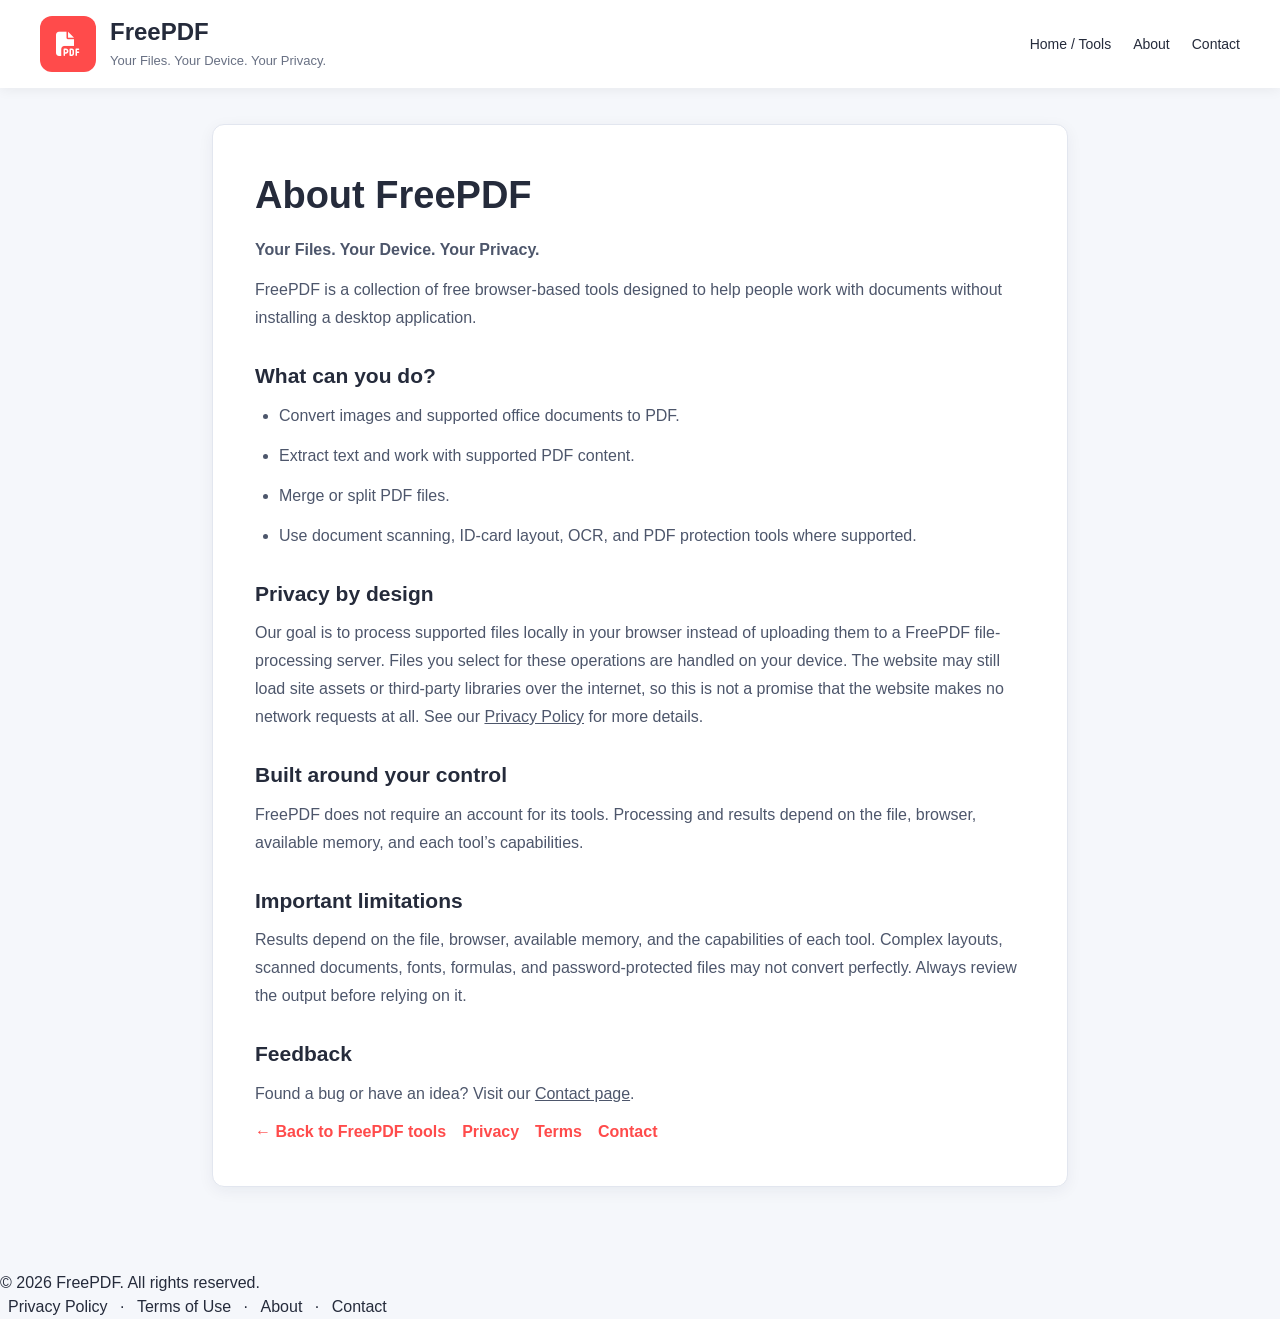
<file: about.html>
<!DOCTYPE html>
<html lang="en">
<head>
<meta charset="UTF-8">
<meta name="viewport" content="width=device-width, initial-scale=1.0">
<meta name="description" content="Learn about FreePDF, free browser-based PDF tools designed to process supported files on your device.">
<title>About FreePDF | FreePDF</title>
<link rel="stylesheet" href="css/style.css">
<link rel="stylesheet" href="https://cdnjs.cloudflare.com/ajax/libs/font-awesome/6.5.1/css/all.min.css">
<style>
.policy-wrap{max-width:900px;margin:36px auto;padding:0 22px 48px}
.policy-card{background:#fff;border:1px solid #e2e6ef;border-radius:12px;padding:clamp(22px,4vw,42px);box-shadow:0 4px 16px rgba(25,35,60,.06)}
.policy-card h1{font-size:clamp(28px,4vw,38px);margin-bottom:12px}
.policy-card h2{font-size:21px;margin:28px 0 10px}
.policy-card p,.policy-card li{color:#4d566b;line-height:1.75;margin-bottom:12px}
.policy-card ul{padding-left:24px}
.policy-note{background:#fff6f6;border-left:4px solid #ff4b4b;padding:14px 16px;border-radius:6px;margin:20px 0;color:#4d566b}
.policy-nav{display:flex;gap:16px;flex-wrap:wrap}
.policy-nav a{color:#ff4b4b;text-decoration:none;font-weight:600}
footer a{margin:0 8px;text-decoration:none}
@media(max-width:700px){header{padding:14px 18px;align-items:flex-start;flex-direction:column}.policy-card{padding:22px}}
</style>
</head>
<body>
<header>
 <div class="logo">
  <div class="logo-icon"><i class="fa-solid fa-file-pdf"></i></div>
  <div><h2>FreePDF</h2><p>Your Files. Your Device. Your Privacy.</p></div>
 </div>
 <nav><a href="index.html">Home / Tools</a><a href="about.html">About</a><a href="contact.html">Contact</a></nav>
</header>
<main class="policy-wrap"><article class="policy-card">
<h1>About FreePDF</h1><p><strong>Your Files. Your Device. Your Privacy.</strong></p><p>FreePDF is a collection of free browser-based tools designed to help people work with documents without installing a desktop application.</p>
<h2>What can you do?</h2><ul><li>Convert images and supported office documents to PDF.</li><li>Extract text and work with supported PDF content.</li><li>Merge or split PDF files.</li><li>Use document scanning, ID-card layout, OCR, and PDF protection tools where supported.</li></ul>
<h2>Privacy by design</h2><p>Our goal is to process supported files locally in your browser instead of uploading them to a FreePDF file-processing server. Files you select for these operations are handled on your device. The website may still load site assets or third-party libraries over the internet, so this is not a promise that the website makes no network requests at all. See our <a href="privacy.html">Privacy Policy</a> for more details.</p>
<h2>Built around your control</h2><p>FreePDF does not require an account for its tools. Processing and results depend on the file, browser, available memory, and each tool’s capabilities.</p>
<h2>Important limitations</h2><p>Results depend on the file, browser, available memory, and the capabilities of each tool. Complex layouts, scanned documents, fonts, formulas, and password-protected files may not convert perfectly. Always review the output before relying on it.</p>
<h2>Feedback</h2><p>Found a bug or have an idea? Visit our <a href="contact.html">Contact page</a>.</p>
<div class="policy-nav"><a href="index.html">← Back to FreePDF tools</a><a href="privacy.html">Privacy</a><a href="terms.html">Terms</a><a href="contact.html">Contact</a></div>
</article></main>
<footer><p>© 2026 FreePDF. All rights reserved.</p><p><a href="privacy.html">Privacy Policy</a> · <a href="terms.html">Terms of Use</a> · <a href="about.html">About</a> · <a href="contact.html">Contact</a></p></footer>
</body></html>
</file>
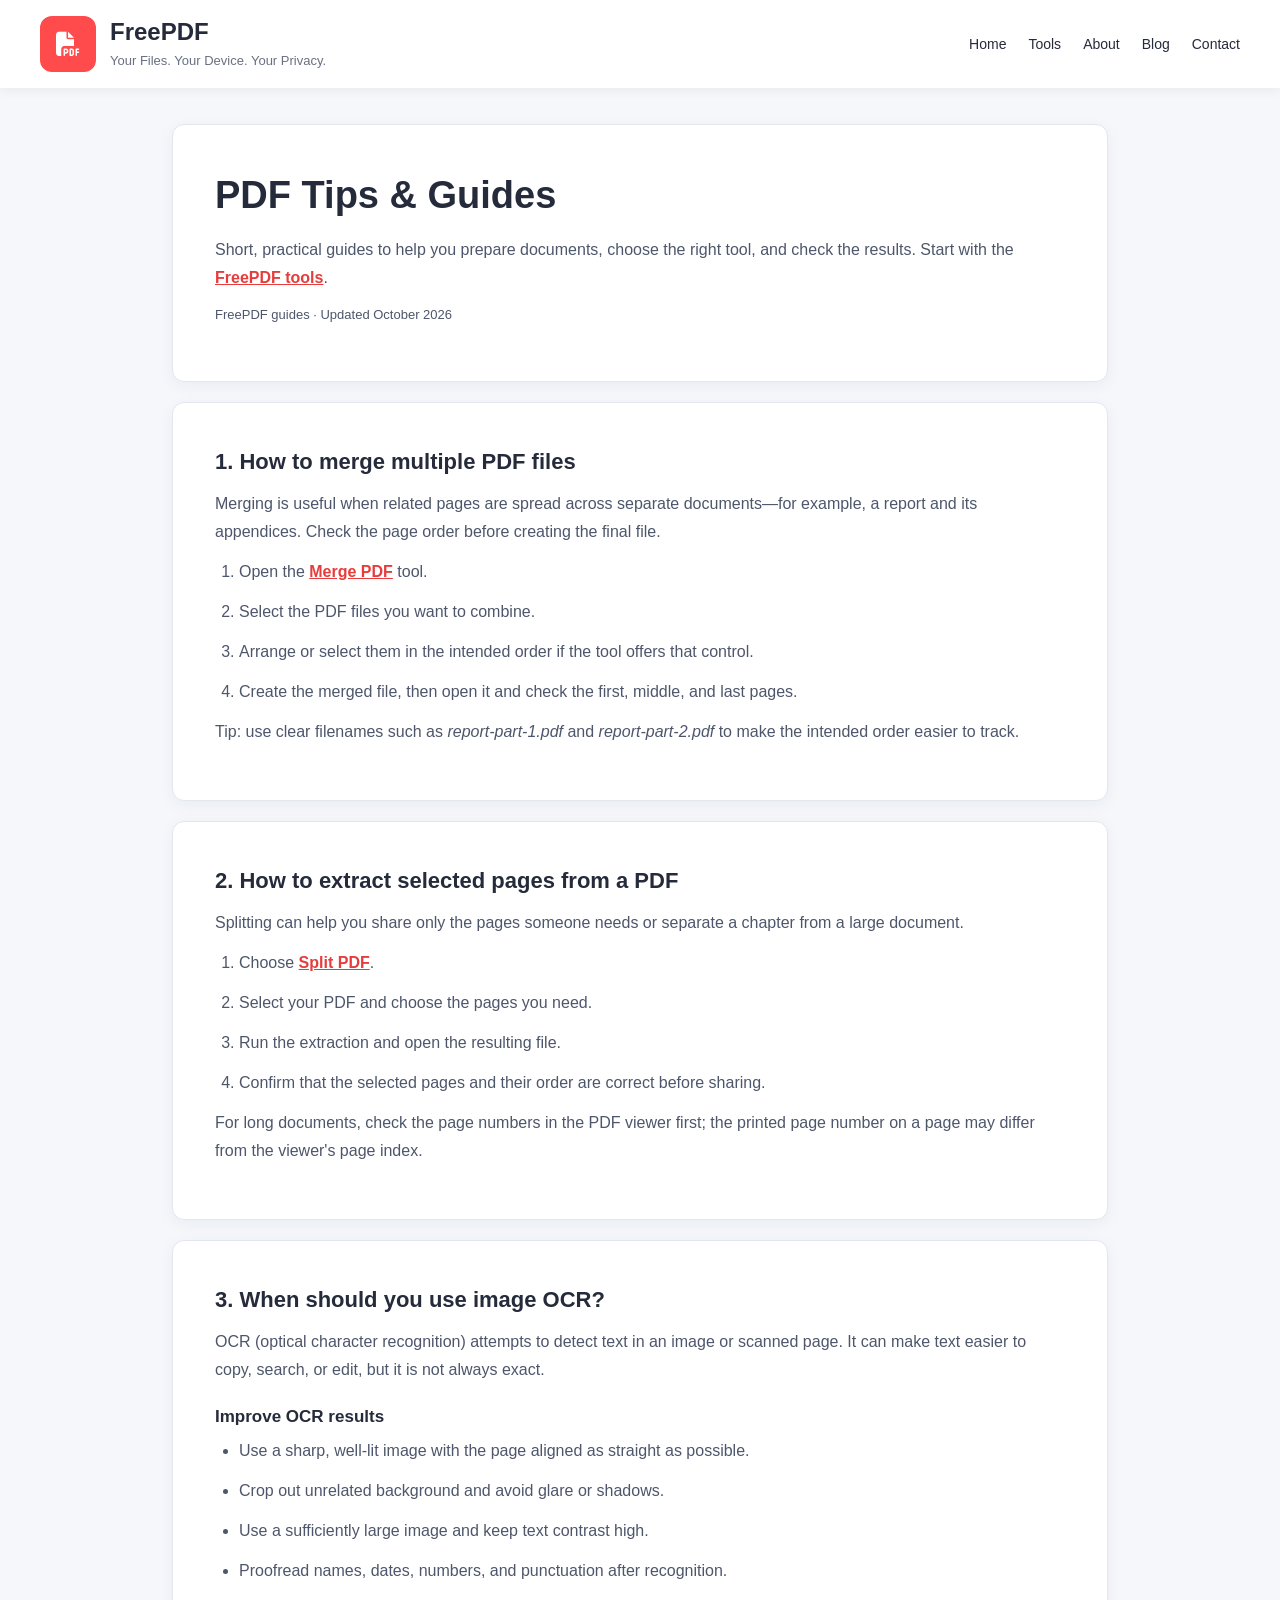
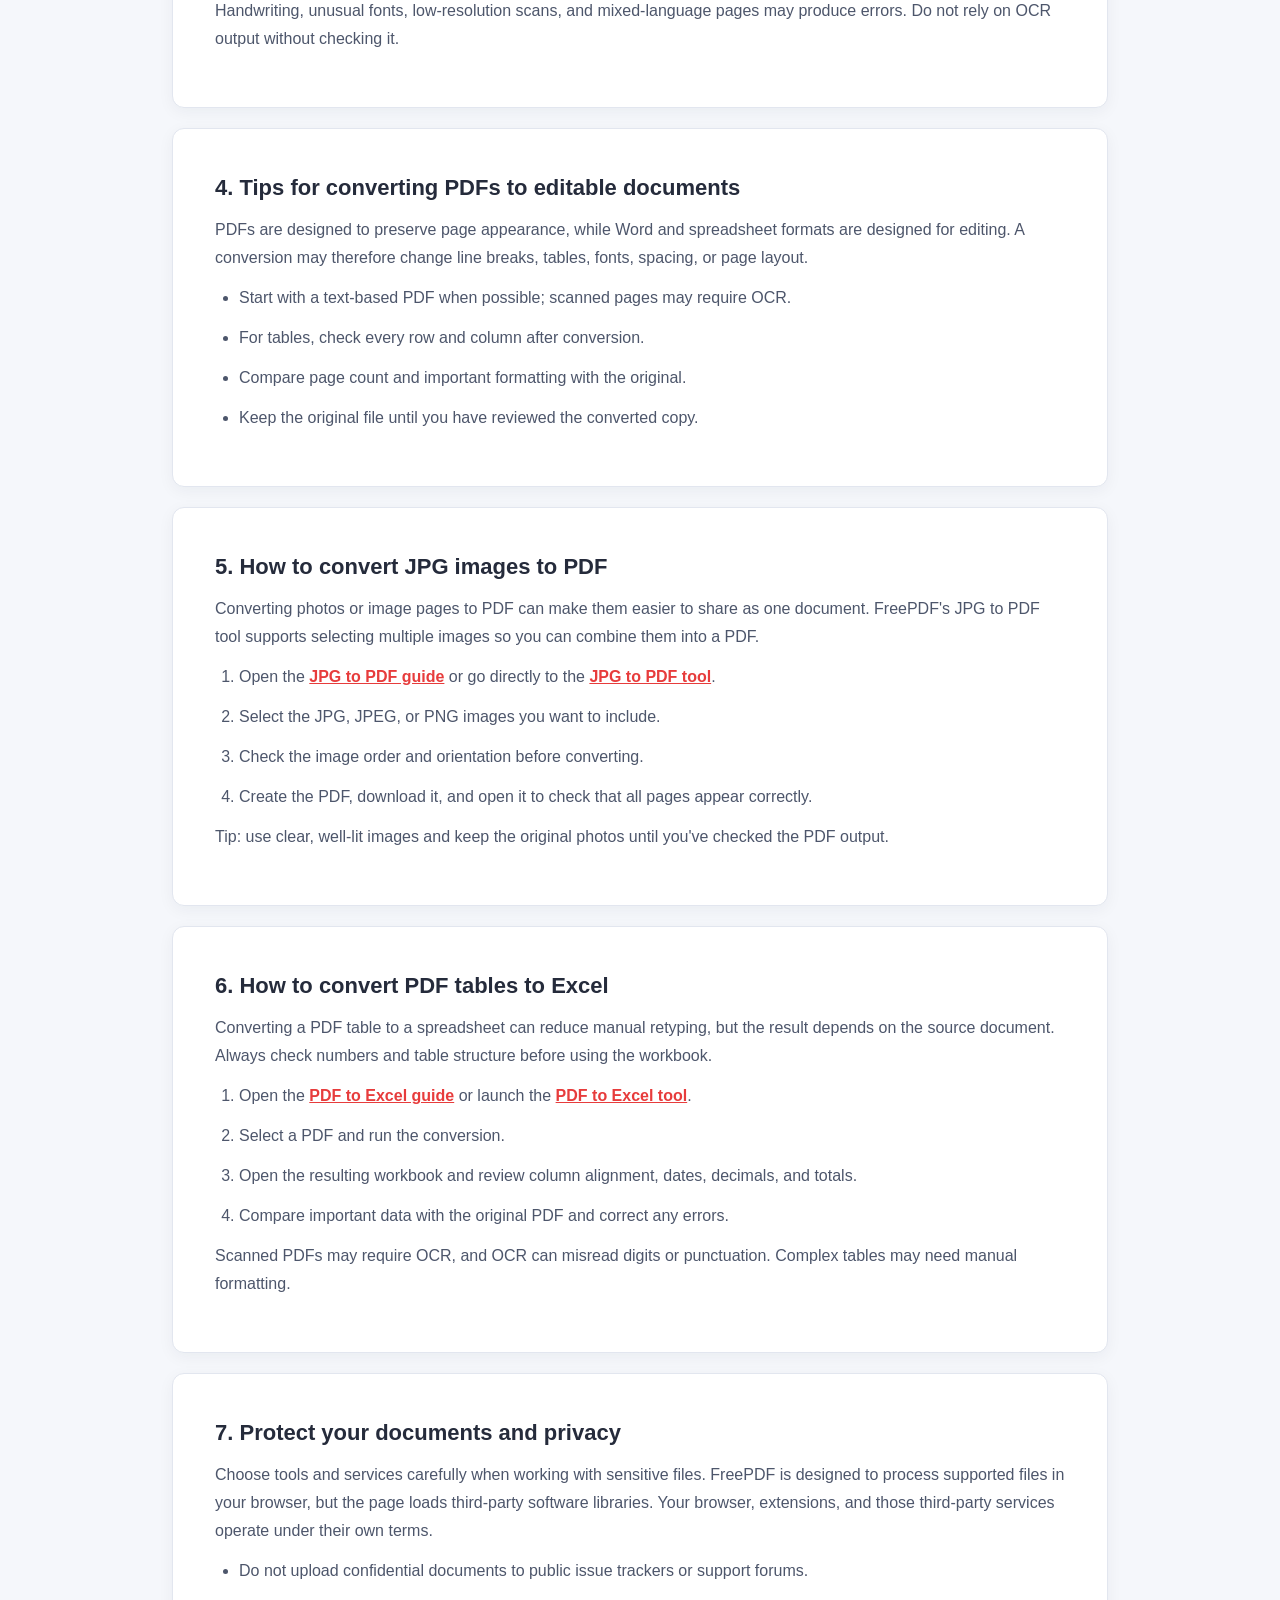
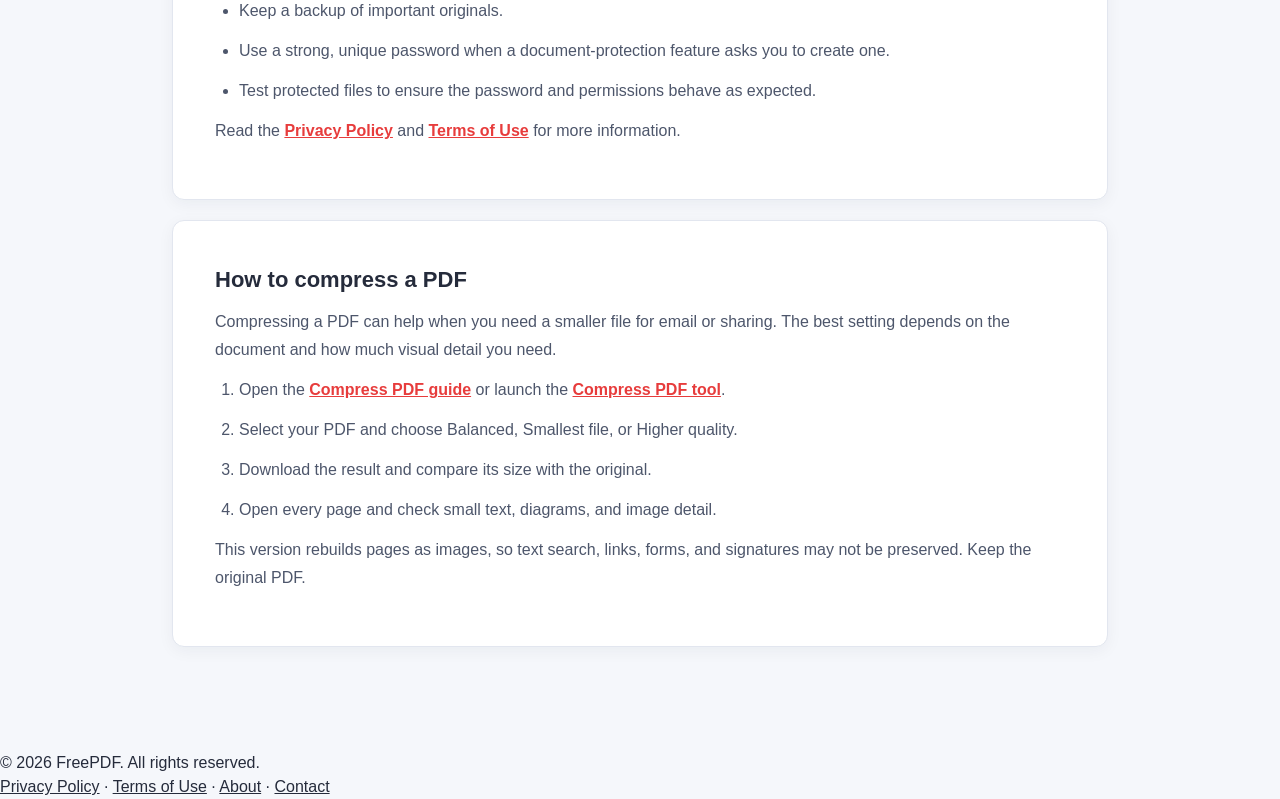
<file: blog.html>
<!DOCTYPE html>
<html lang="en">
<head>
<meta charset="UTF-8">
<meta name="viewport" content="width=device-width, initial-scale=1.0">
<meta name="description" content="Practical guides for merging, splitting, converting, and extracting text from PDF files with FreePDF.">
<title>PDF Tips & Guides | FreePDF</title>
<link rel="stylesheet" href="css/style.css">
<link rel="stylesheet" href="https://cdnjs.cloudflare.com/ajax/libs/font-awesome/6.5.1/css/all.min.css">
<style>
.guide-wrap{max-width:980px;margin:36px auto;padding:0 22px 48px}
.guide-card{background:#fff;border:1px solid #e2e6ef;border-radius:12px;padding:clamp(22px,4vw,42px);margin-bottom:20px;box-shadow:0 4px 16px rgba(25,35,60,.05)}
.guide-card h1{font-size:clamp(28px,4vw,38px);margin-bottom:12px}
.guide-card h2{font-size:22px;margin:0 0 12px}
.guide-card h3{font-size:17px;margin:20px 0 8px}
.guide-card p,.guide-card li{color:#4d566b;line-height:1.75;margin-bottom:12px}
.guide-card ol,.guide-card ul{padding-left:24px}
.guide-card a{color:#e73c3c;font-weight:600}
.guide-meta{color:#687083;font-size:13px}
@media(max-width:700px){header{padding:14px 18px;align-items:flex-start;flex-direction:column}}
</style>
</head>
<body>
<header>
 <div class="logo"><div class="logo-icon"><i class="fa-solid fa-file-pdf"></i></div><div><h2>FreePDF</h2><p>Your Files. Your Device. Your Privacy.</p></div></div>
 <nav><a href="index.html">Home</a><a href="index.html#tools">Tools</a><a href="about.html">About</a><a href="blog.html" aria-current="page">Blog</a><a href="contact.html">Contact</a></nav>
</header>
<main class="guide-wrap">
 <article class="guide-card">
  <h1>PDF Tips & Guides</h1>
  <p>Short, practical guides to help you prepare documents, choose the right tool, and check the results. Start with the <a href="index.html#tools">FreePDF tools</a>.</p>
  <p class="guide-meta">FreePDF guides · Updated October 2026</p>
 </article>
 <article class="guide-card">
  <h2>1. How to merge multiple PDF files</h2>
  <p>Merging is useful when related pages are spread across separate documents—for example, a report and its appendices. Check the page order before creating the final file.</p>
  <ol><li>Open the <a href="index.html#tools">Merge PDF</a> tool.</li><li>Select the PDF files you want to combine.</li><li>Arrange or select them in the intended order if the tool offers that control.</li><li>Create the merged file, then open it and check the first, middle, and last pages.</li></ol>
  <p>Tip: use clear filenames such as <em>report-part-1.pdf</em> and <em>report-part-2.pdf</em> to make the intended order easier to track.</p>
 </article>
 <article class="guide-card">
  <h2>2. How to extract selected pages from a PDF</h2>
  <p>Splitting can help you share only the pages someone needs or separate a chapter from a large document.</p>
  <ol><li>Choose <a href="index.html#tools">Split PDF</a>.</li><li>Select your PDF and choose the pages you need.</li><li>Run the extraction and open the resulting file.</li><li>Confirm that the selected pages and their order are correct before sharing.</li></ol>
  <p>For long documents, check the page numbers in the PDF viewer first; the printed page number on a page may differ from the viewer's page index.</p>
 </article>
 <article class="guide-card">
  <h2>3. When should you use image OCR?</h2>
  <p>OCR (optical character recognition) attempts to detect text in an image or scanned page. It can make text easier to copy, search, or edit, but it is not always exact.</p>
  <h3>Improve OCR results</h3>
  <ul><li>Use a sharp, well-lit image with the page aligned as straight as possible.</li><li>Crop out unrelated background and avoid glare or shadows.</li><li>Use a sufficiently large image and keep text contrast high.</li><li>Proofread names, dates, numbers, and punctuation after recognition.</li></ul>
  <p>Handwriting, unusual fonts, low-resolution scans, and mixed-language pages may produce errors. Do not rely on OCR output without checking it.</p>
 </article>
 <article class="guide-card">
  <h2>4. Tips for converting PDFs to editable documents</h2>
  <p>PDFs are designed to preserve page appearance, while Word and spreadsheet formats are designed for editing. A conversion may therefore change line breaks, tables, fonts, spacing, or page layout.</p>
  <ul><li>Start with a text-based PDF when possible; scanned pages may require OCR.</li><li>For tables, check every row and column after conversion.</li><li>Compare page count and important formatting with the original.</li><li>Keep the original file until you have reviewed the converted copy.</li></ul>
 </article>
 <article class="guide-card">
  <h2>5. How to convert JPG images to PDF</h2>
  <p>Converting photos or image pages to PDF can make them easier to share as one document. FreePDF's JPG to PDF tool supports selecting multiple images so you can combine them into a PDF.</p>
  <ol><li>Open the <a href="jpg-to-pdf.html">JPG to PDF guide</a> or go directly to the <a href="index.html?tool=JPG%20to%20PDF#tools">JPG to PDF tool</a>.</li><li>Select the JPG, JPEG, or PNG images you want to include.</li><li>Check the image order and orientation before converting.</li><li>Create the PDF, download it, and open it to check that all pages appear correctly.</li></ol>
  <p>Tip: use clear, well-lit images and keep the original photos until you've checked the PDF output.</p>
 </article>
 <article class="guide-card">
  <h2>6. How to convert PDF tables to Excel</h2>
  <p>Converting a PDF table to a spreadsheet can reduce manual retyping, but the result depends on the source document. Always check numbers and table structure before using the workbook.</p>
  <ol><li>Open the <a href="pdf-to-excel.html">PDF to Excel guide</a> or launch the <a href="index.html?tool=PDF%20to%20Excel#tools">PDF to Excel tool</a>.</li><li>Select a PDF and run the conversion.</li><li>Open the resulting workbook and review column alignment, dates, decimals, and totals.</li><li>Compare important data with the original PDF and correct any errors.</li></ol>
  <p>Scanned PDFs may require OCR, and OCR can misread digits or punctuation. Complex tables may need manual formatting.</p>
 </article>
 <article class="guide-card">
  <h2>7. Protect your documents and privacy</h2>
  <p>Choose tools and services carefully when working with sensitive files. FreePDF is designed to process supported files in your browser, but the page loads third-party software libraries. Your browser, extensions, and those third-party services operate under their own terms.</p>
  <ul><li>Do not upload confidential documents to public issue trackers or support forums.</li><li>Keep a backup of important originals.</li><li>Use a strong, unique password when a document-protection feature asks you to create one.</li><li>Test protected files to ensure the password and permissions behave as expected.</li></ul>
  <p>Read the <a href="privacy.html">Privacy Policy</a> and <a href="terms.html">Terms of Use</a> for more information.</p>
 </article>
 <article class="guide-card">
  <h2>How to compress a PDF</h2>
  <p>Compressing a PDF can help when you need a smaller file for email or sharing. The best setting depends on the document and how much visual detail you need.</p>
  <ol><li>Open the <a href="compress-pdf.html">Compress PDF guide</a> or launch the <a href="index.html?tool=Compress%20PDF#tools">Compress PDF tool</a>.</li><li>Select your PDF and choose Balanced, Smallest file, or Higher quality.</li><li>Download the result and compare its size with the original.</li><li>Open every page and check small text, diagrams, and image detail.</li></ol>
  <p>This version rebuilds pages as images, so text search, links, forms, and signatures may not be preserved. Keep the original PDF.</p>
 </article>
</main>
<footer><p>© 2026 FreePDF. All rights reserved.</p><p><a href="privacy.html">Privacy Policy</a> · <a href="terms.html">Terms of Use</a> · <a href="about.html">About</a> · <a href="contact.html">Contact</a></p></footer>
</body>
</html>
</file>
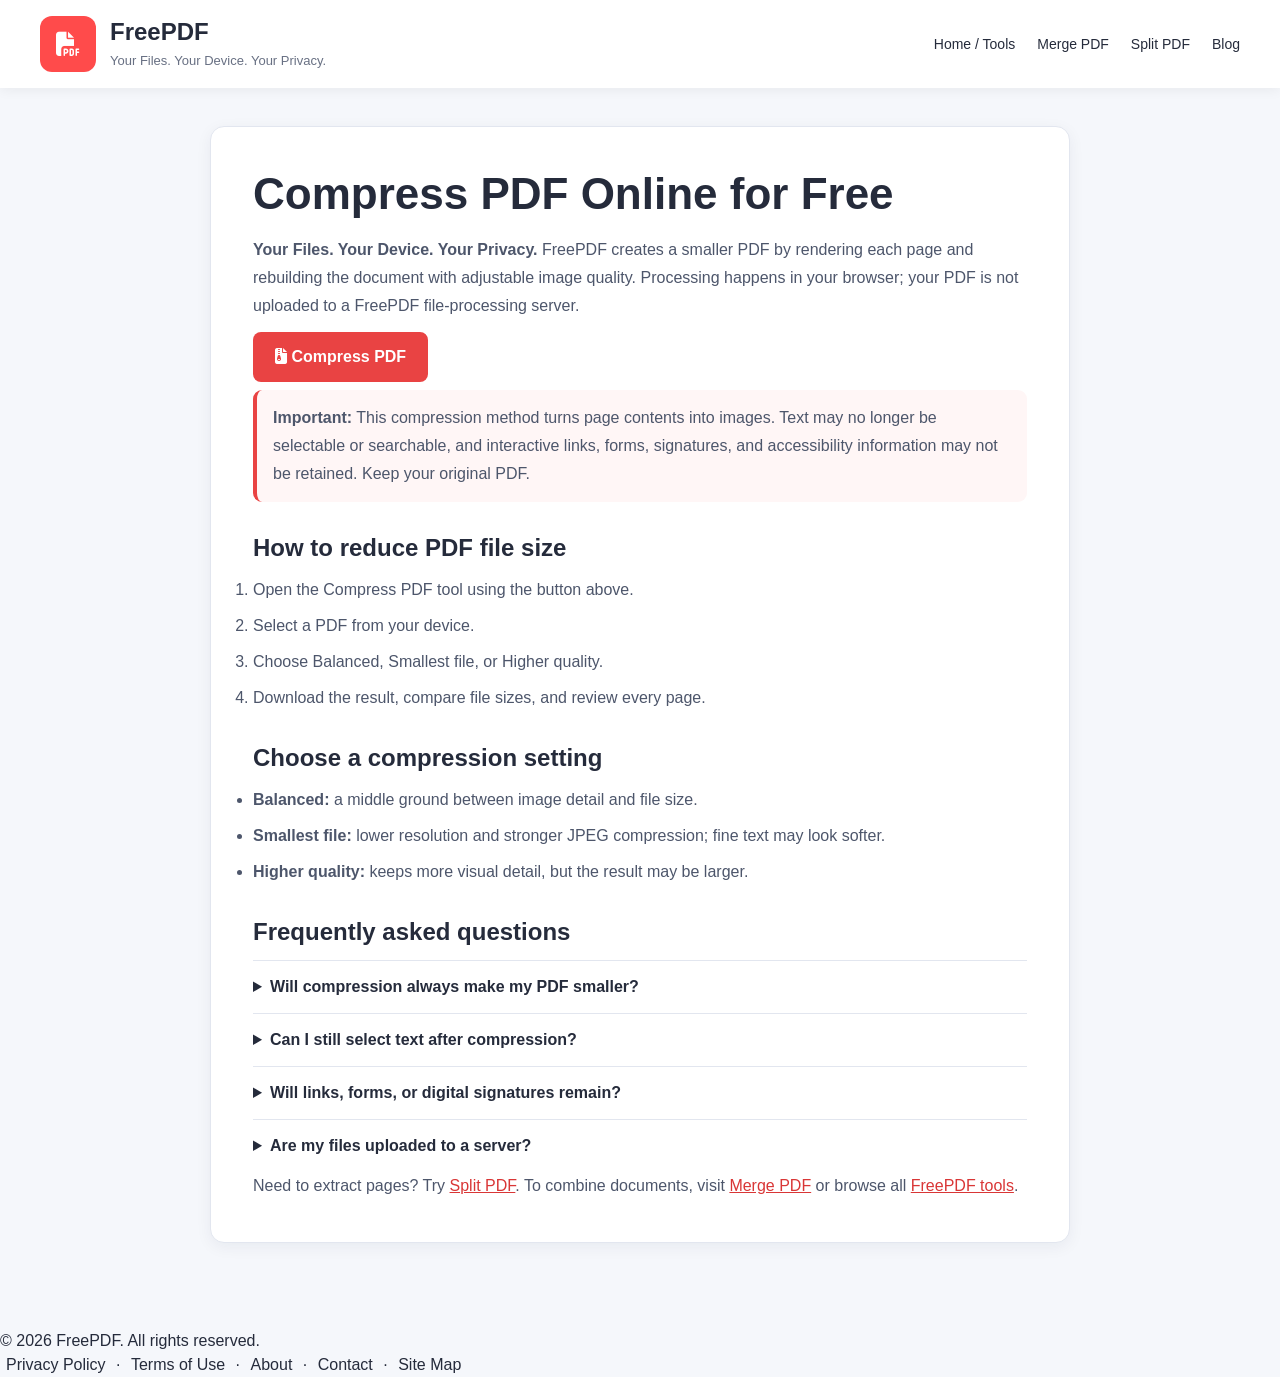
<file: compress-pdf.html>
<!DOCTYPE html>
<html lang="en">
<head>
<meta charset="UTF-8">
<meta name="viewport" content="width=device-width, initial-scale=1.0">
<title>Compress PDF Online Free | Reduce PDF File Size | FreePDF</title>
<meta name="description" content="Reduce PDF file size online for free with FreePDF. Choose a compression setting and create a smaller PDF in your browser without uploading your PDF to a FreePDF processing server.">
<meta name="robots" content="index,follow">
<link rel="canonical" href="https://apictures.github.io/pdf/compress-pdf.html">
<meta property="og:type" content="website">
<meta property="og:title" content="Compress PDF Online Free | FreePDF">
<meta property="og:description" content="Reduce PDF file size in your browser with adjustable image quality settings.">
<meta property="og:url" content="https://apictures.github.io/pdf/compress-pdf.html">
<link rel="stylesheet" href="css/style.css">
<link rel="stylesheet" href="https://cdnjs.cloudflare.com/ajax/libs/font-awesome/6.5.1/css/all.min.css">
<style>
.seo-wrap{max-width:900px;margin:38px auto;padding:0 20px 48px}.seo-card{background:#fff;border:1px solid #e2e6ef;border-radius:14px;padding:clamp(22px,4vw,42px);box-shadow:0 4px 16px rgba(25,35,60,.06)}.seo-card h1{font-size:clamp(30px,5vw,44px);line-height:1.15;margin:0 0 16px}.seo-card h2{margin:28px 0 10px}.seo-card p,.seo-card li{color:#4d566b;line-height:1.75}.seo-card li{margin:8px 0}.seo-cta{display:inline-block;margin:12px 0 8px;padding:13px 22px;background:#e94343;color:#fff!important;border-radius:8px;text-decoration:none;font-weight:700}.seo-card a:not(.seo-cta){color:#d93636}.seo-note{background:#fff6f6;border-left:4px solid #e94343;padding:14px 16px;border-radius:9px}.seo-card details{border-top:1px solid #e2e6ef;padding:14px 0}.seo-card summary{cursor:pointer;font-weight:700}footer a{margin:0 6px;text-decoration:none}@media(max-width:700px){header{padding:14px 18px;align-items:flex-start;flex-direction:column}}
</style>
</head>
<body>
<header><div class="logo"><div class="logo-icon"><i class="fa-solid fa-file-pdf"></i></div><div><h2>FreePDF</h2><p>Your Files. Your Device. Your Privacy.</p></div></div><nav><a href="index.html">Home / Tools</a><a href="merge-pdf.html">Merge PDF</a><a href="split-pdf.html">Split PDF</a><a href="blog.html">Blog</a></nav></header>
<main class="seo-wrap"><article class="seo-card">
<h1>Compress PDF Online for Free</h1>
<p><strong>Your Files. Your Device. Your Privacy.</strong> FreePDF creates a smaller PDF by rendering each page and rebuilding the document with adjustable image quality. Processing happens in your browser; your PDF is not uploaded to a FreePDF file-processing server.</p>
<a class="seo-cta" href="index.html?tool=Compress%20PDF#tools"><i class="fa-solid fa-file-zipper" aria-hidden="true"></i> Compress PDF</a>
<p class="seo-note"><strong>Important:</strong> This compression method turns page contents into images. Text may no longer be selectable or searchable, and interactive links, forms, signatures, and accessibility information may not be retained. Keep your original PDF.</p>
<h2>How to reduce PDF file size</h2><ol><li>Open the Compress PDF tool using the button above.</li><li>Select a PDF from your device.</li><li>Choose Balanced, Smallest file, or Higher quality.</li><li>Download the result, compare file sizes, and review every page.</li></ol>
<h2>Choose a compression setting</h2><ul><li><strong>Balanced:</strong> a middle ground between image detail and file size.</li><li><strong>Smallest file:</strong> lower resolution and stronger JPEG compression; fine text may look softer.</li><li><strong>Higher quality:</strong> keeps more visual detail, but the result may be larger.</li></ul>
<h2>Frequently asked questions</h2>
<details><summary>Will compression always make my PDF smaller?</summary><p>No. Already-compressed or simple PDFs may not shrink. Compare the original and output sizes, and try another setting if needed.</p></details>
<details><summary>Can I still select text after compression?</summary><p>This version rebuilds pages as images, so text selection and search generally will not work in the compressed output.</p></details>
<details><summary>Will links, forms, or digital signatures remain?</summary><p>Interactive elements and digital signatures may not be preserved. Keep the original PDF, especially if it contains signed or fillable forms.</p></details>
<details><summary>Are my files uploaded to a server?</summary><p>Compression runs locally in your browser. FreePDF does not upload your PDF to a FreePDF file-processing server for this operation. Your browser still loads website assets and third-party libraries; see our <a href="privacy.html">Privacy Policy</a>.</p></details>
<p>Need to extract pages? Try <a href="split-pdf.html">Split PDF</a>. To combine documents, visit <a href="merge-pdf.html">Merge PDF</a> or browse all <a href="index.html">FreePDF tools</a>.</p>
</article></main><footer><p>&copy; 2026 FreePDF. All rights reserved.</p><p><a href="privacy.html">Privacy Policy</a> · <a href="terms.html">Terms of Use</a> · <a href="about.html">About</a> · <a href="contact.html">Contact</a> · <a href="sitemap.html">Site Map</a></p></footer>
</body></html>
</file>
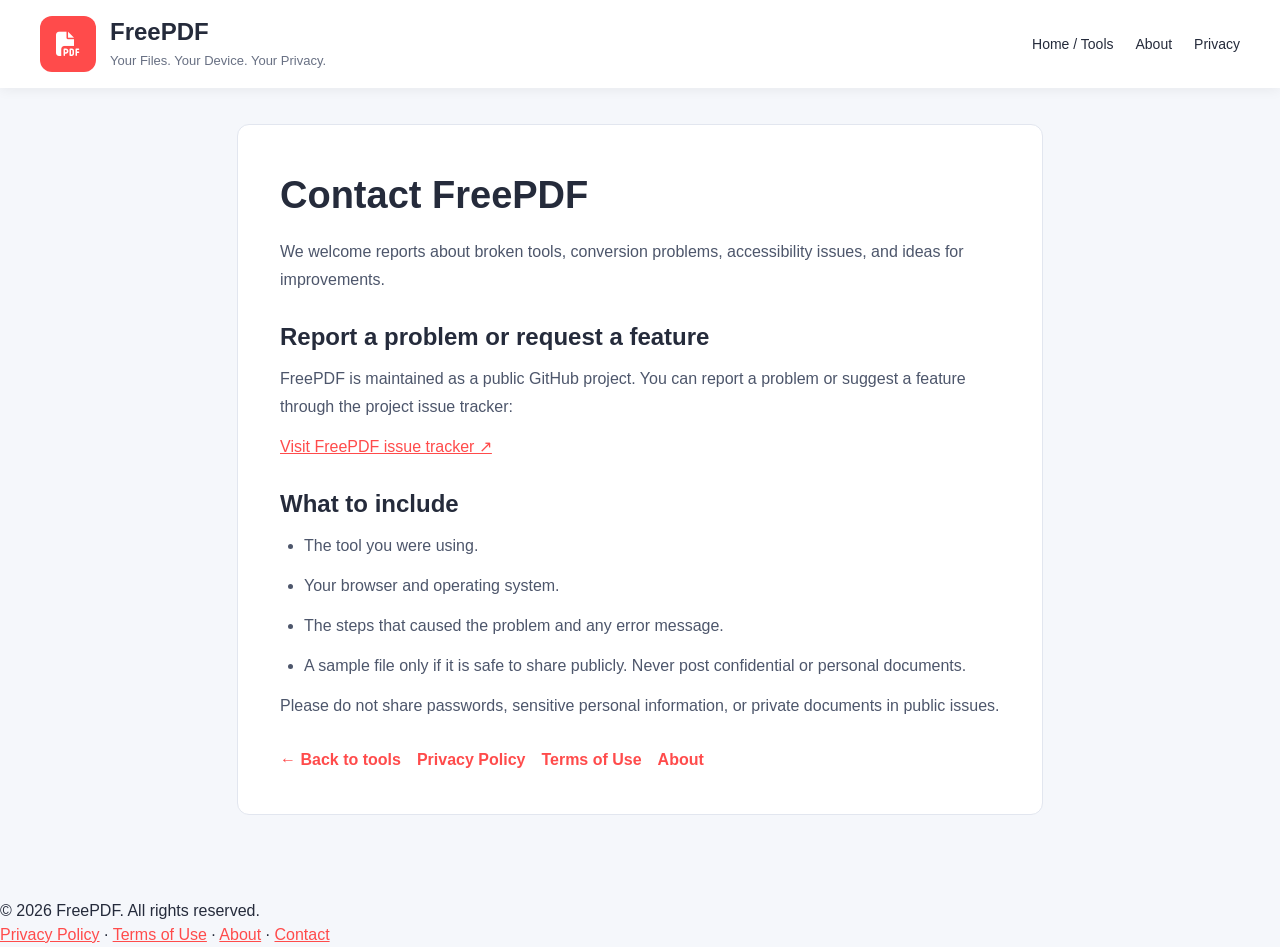
<file: contact.html>
<!DOCTYPE html>
<html lang="en"><head><meta charset="UTF-8"><meta name="viewport" content="width=device-width, initial-scale=1.0"><meta name="description" content="Contact FreePDF to report a problem or suggest an improvement."><title>Contact | FreePDF</title><link rel="stylesheet" href="css/style.css"><link rel="stylesheet" href="https://cdnjs.cloudflare.com/ajax/libs/font-awesome/6.5.1/css/all.min.css"><style>.page{max-width:850px;margin:36px auto;padding:0 22px 48px}.paper{background:#fff;border:1px solid #e2e6ef;border-radius:12px;padding:clamp(22px,4vw,42px)}.paper h1{font-size:clamp(28px,4vw,38px);margin-bottom:14px}.paper h2{margin:25px 0 10px}.paper p,.paper li{color:#4d566b;line-height:1.75;margin-bottom:12px}.paper ul{padding-left:24px}.paper a,footer a{color:#ff4b4b}.nav{display:flex;gap:16px;flex-wrap:wrap;margin-top:28px}.nav a{text-decoration:none;font-weight:600}@media(max-width:700px){header{padding:14px 18px;align-items:flex-start;flex-direction:column}}</style></head>
<body><header><div class="logo"><div class="logo-icon"><i class="fa-solid fa-file-pdf"></i></div><div><h2>FreePDF</h2><p>Your Files. Your Device. Your Privacy.</p></div></div><nav><a href="index.html">Home / Tools</a><a href="about.html">About</a><a href="privacy.html">Privacy</a></nav></header>
<main class="page"><article class="paper"><h1>Contact FreePDF</h1><p>We welcome reports about broken tools, conversion problems, accessibility issues, and ideas for improvements.</p><h2>Report a problem or request a feature</h2><p>FreePDF is maintained as a public GitHub project. You can report a problem or suggest a feature through the project issue tracker:</p><p><a href="https://github.com/apictures/pdf/issues" target="_blank" rel="noopener noreferrer">Visit FreePDF issue tracker ↗</a></p><h2>What to include</h2><ul><li>The tool you were using.</li><li>Your browser and operating system.</li><li>The steps that caused the problem and any error message.</li><li>A sample file only if it is safe to share publicly. Never post confidential or personal documents.</li></ul><p>Please do not share passwords, sensitive personal information, or private documents in public issues.</p><div class="nav"><a href="index.html">← Back to tools</a><a href="privacy.html">Privacy Policy</a><a href="terms.html">Terms of Use</a><a href="about.html">About</a></div></article></main><footer><p>© 2026 FreePDF. All rights reserved.</p><p><a href="privacy.html">Privacy Policy</a> · <a href="terms.html">Terms of Use</a> · <a href="about.html">About</a> · <a href="contact.html">Contact</a></p></footer></body></html>
</file>
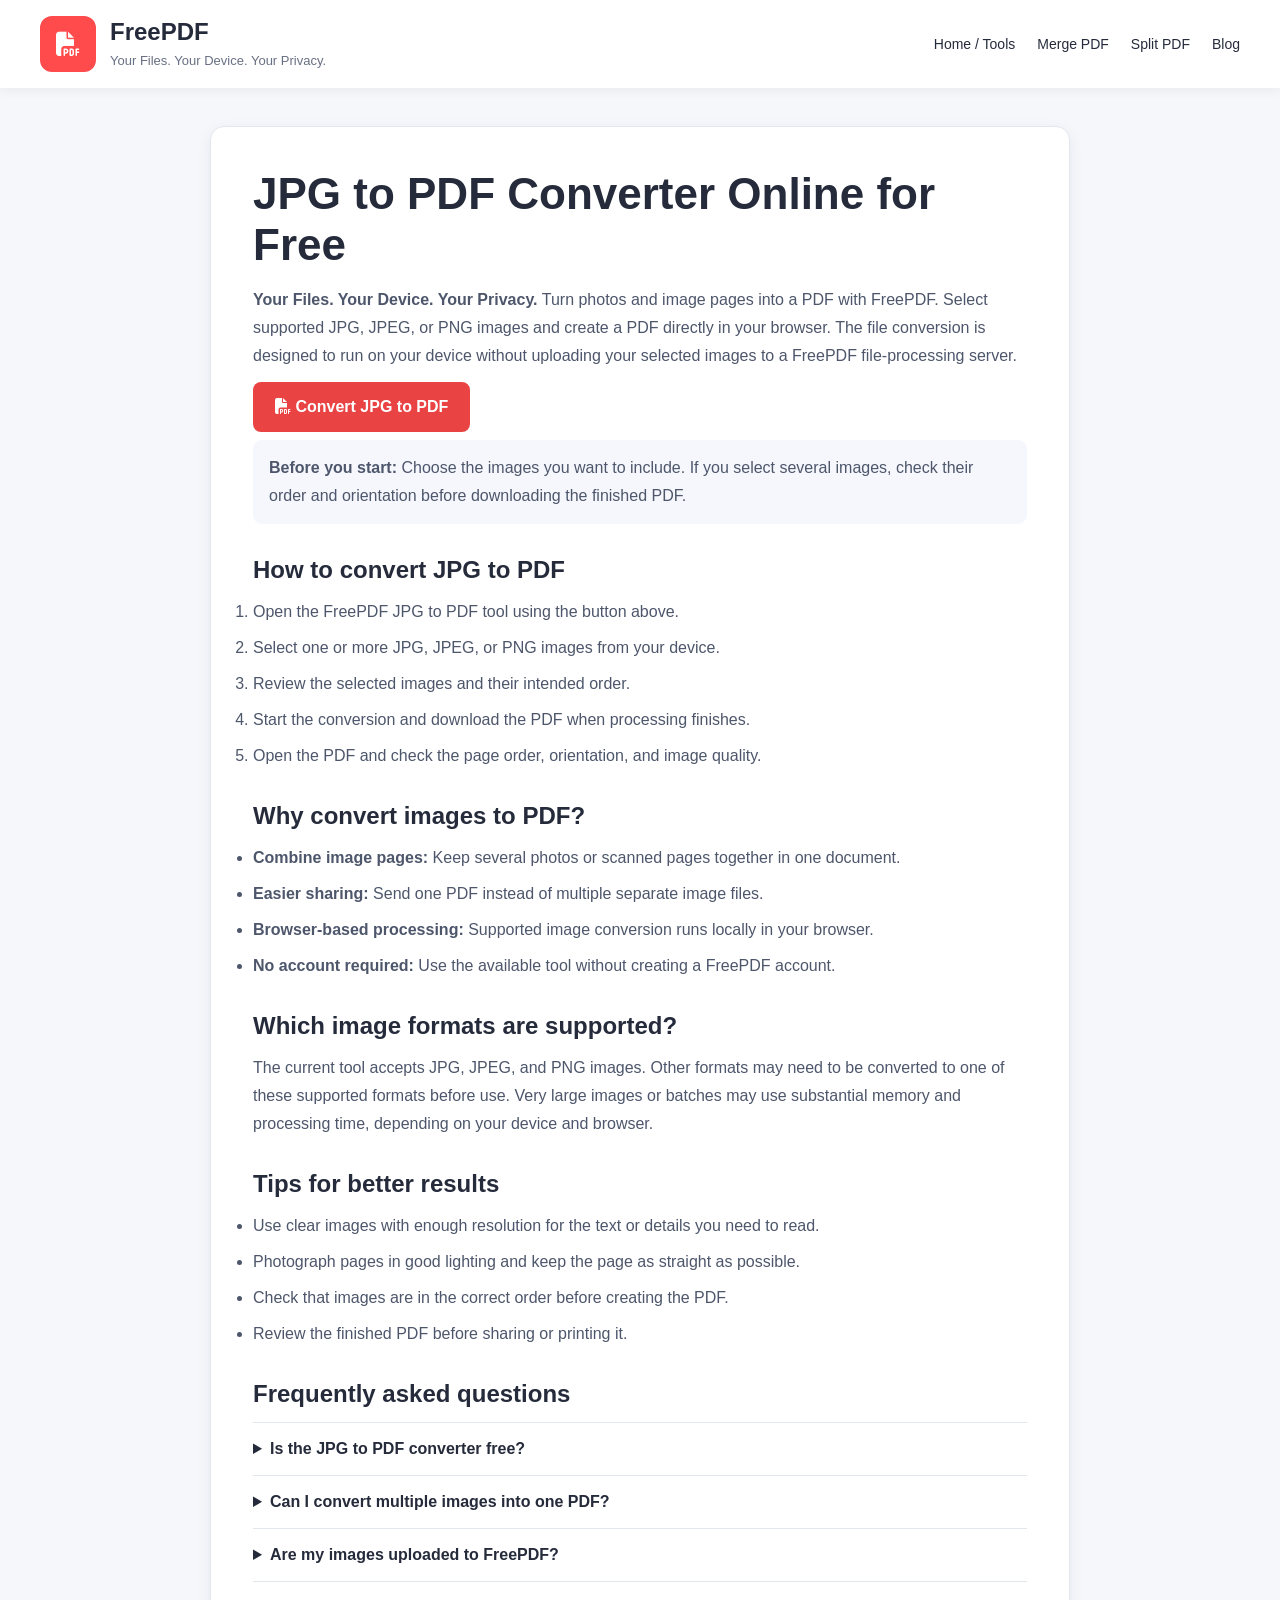
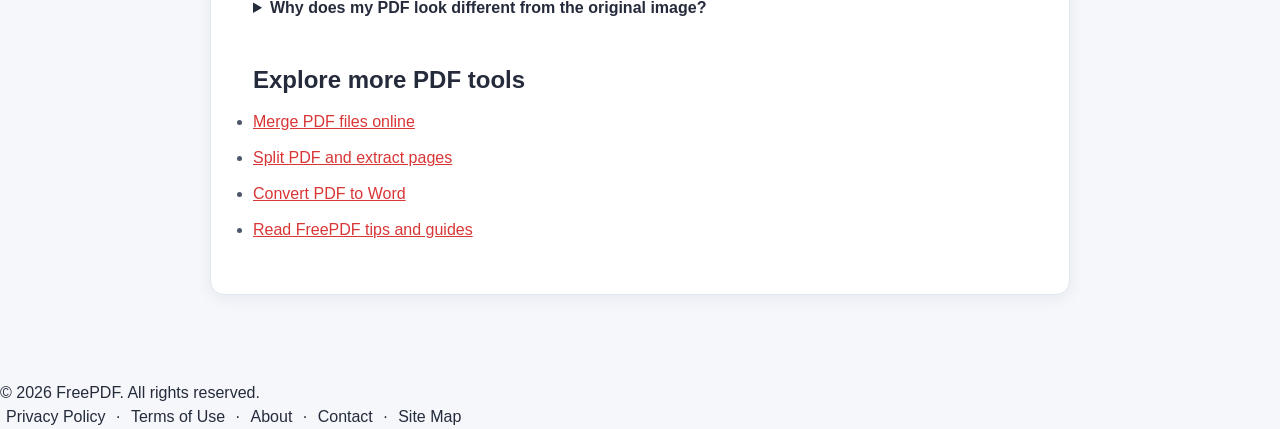
<file: jpg-to-pdf.html>
<!DOCTYPE html>
<html lang="en">
<head>
<meta charset="UTF-8">
<meta name="viewport" content="width=device-width, initial-scale=1.0">
<title>JPG to PDF Converter Online Free | FreePDF</title>
<meta name="description" content="Convert JPG, JPEG, and PNG images to a PDF online for free with FreePDF. Combine supported images into a PDF directly in your browser.">
<meta name="robots" content="index,follow">
<link rel="canonical" href="https://apictures.github.io/pdf/jpg-to-pdf.html">
<meta property="og:type" content="website">
<meta property="og:title" content="JPG to PDF Converter Online | FreePDF">
<meta property="og:description" content="Turn JPG, JPEG, and PNG images into a PDF using FreePDF's browser-based tool.">
<meta property="og:url" content="https://apictures.github.io/pdf/jpg-to-pdf.html">
<link rel="stylesheet" href="css/style.css">
<link rel="stylesheet" href="https://cdnjs.cloudflare.com/ajax/libs/font-awesome/6.5.1/css/all.min.css">
<style>
.seo-wrap{max-width:900px;margin:38px auto;padding:0 20px 48px}.seo-card{background:#fff;border:1px solid #e2e6ef;border-radius:14px;padding:clamp(22px,4vw,42px);box-shadow:0 4px 16px rgba(25,35,60,.06)}.seo-card h1{font-size:clamp(30px,5vw,44px);line-height:1.15;margin:0 0 16px}.seo-card h2{margin:28px 0 10px}.seo-card p,.seo-card li{color:#4d566b;line-height:1.75}.seo-card li{margin:8px 0}.seo-cta{display:inline-block;margin:12px 0 8px;padding:13px 22px;background:#e94343;color:#fff!important;border-radius:8px;text-decoration:none;font-weight:700}.seo-card a:not(.seo-cta){color:#d93636}.seo-note{background:#f5f7fc;padding:14px 16px;border-radius:9px}.seo-card details{border-top:1px solid #e2e6ef;padding:14px 0}.seo-card summary{cursor:pointer;font-weight:700}.seo-card details p{margin-bottom:0}footer a{margin:0 6px;text-decoration:none}@media(max-width:700px){header{padding:14px 18px;align-items:flex-start;flex-direction:column}}
</style>
</head>
<body>
<header>
 <div class="logo"><div class="logo-icon"><i class="fa-solid fa-file-pdf" aria-hidden="true"></i></div><div><h2>FreePDF</h2><p>Your Files. Your Device. Your Privacy.</p></div></div>
 <nav><a href="index.html">Home / Tools</a><a href="merge-pdf.html">Merge PDF</a><a href="split-pdf.html">Split PDF</a><a href="blog.html">Blog</a></nav>
</header>
<main class="seo-wrap"><article class="seo-card">
 <h1>JPG to PDF Converter Online for Free</h1>
 <p><strong>Your Files. Your Device. Your Privacy.</strong> Turn photos and image pages into a PDF with FreePDF. Select supported JPG, JPEG, or PNG images and create a PDF directly in your browser. The file conversion is designed to run on your device without uploading your selected images to a FreePDF file-processing server.</p>
 <a class="seo-cta" href="index.html?tool=JPG%20to%20PDF#tools"><i class="fa-solid fa-file-pdf" aria-hidden="true"></i> Convert JPG to PDF</a>
 <p class="seo-note"><strong>Before you start:</strong> Choose the images you want to include. If you select several images, check their order and orientation before downloading the finished PDF.</p>
 <h2>How to convert JPG to PDF</h2>
 <ol><li>Open the FreePDF JPG to PDF tool using the button above.</li><li>Select one or more JPG, JPEG, or PNG images from your device.</li><li>Review the selected images and their intended order.</li><li>Start the conversion and download the PDF when processing finishes.</li><li>Open the PDF and check the page order, orientation, and image quality.</li></ol>
 <h2>Why convert images to PDF?</h2>
 <ul><li><strong>Combine image pages:</strong> Keep several photos or scanned pages together in one document.</li><li><strong>Easier sharing:</strong> Send one PDF instead of multiple separate image files.</li><li><strong>Browser-based processing:</strong> Supported image conversion runs locally in your browser.</li><li><strong>No account required:</strong> Use the available tool without creating a FreePDF account.</li></ul>
 <h2>Which image formats are supported?</h2>
 <p>The current tool accepts JPG, JPEG, and PNG images. Other formats may need to be converted to one of these supported formats before use. Very large images or batches may use substantial memory and processing time, depending on your device and browser.</p>
 <h2>Tips for better results</h2>
 <ul><li>Use clear images with enough resolution for the text or details you need to read.</li><li>Photograph pages in good lighting and keep the page as straight as possible.</li><li>Check that images are in the correct order before creating the PDF.</li><li>Review the finished PDF before sharing or printing it.</li></ul>
 <h2>Frequently asked questions</h2>
 <details><summary>Is the JPG to PDF converter free?</summary><p>Yes. The FreePDF tool is available to use for free in your browser.</p></details>
 <details><summary>Can I convert multiple images into one PDF?</summary><p>Yes. The tool supports selecting multiple JPG, JPEG, or PNG images. Check the order before you convert.</p></details>
 <details><summary>Are my images uploaded to FreePDF?</summary><p>Supported conversion is designed to run in your browser, and selected files are not intentionally uploaded to a FreePDF file-processing server. Your browser may still load website assets and third-party libraries over the internet.</p></details>
 <details><summary>Why does my PDF look different from the original image?</summary><p>Page sizing, orientation, image dimensions, and browser behavior can affect the result. Open the output and check each page before relying on it.</p></details>
 <h2>Explore more PDF tools</h2>
 <ul><li><a href="merge-pdf.html">Merge PDF files online</a></li><li><a href="split-pdf.html">Split PDF and extract pages</a></li><li><a href="pdf-to-word.html">Convert PDF to Word</a></li><li><a href="blog.html">Read FreePDF tips and guides</a></li></ul>
</article></main>
<footer><p>&copy; 2026 FreePDF. All rights reserved.</p><p><a href="privacy.html">Privacy Policy</a> · <a href="terms.html">Terms of Use</a> · <a href="about.html">About</a> · <a href="contact.html">Contact</a> · <a href="sitemap.html">Site Map</a></p></footer>
</body>
</html>
</file>
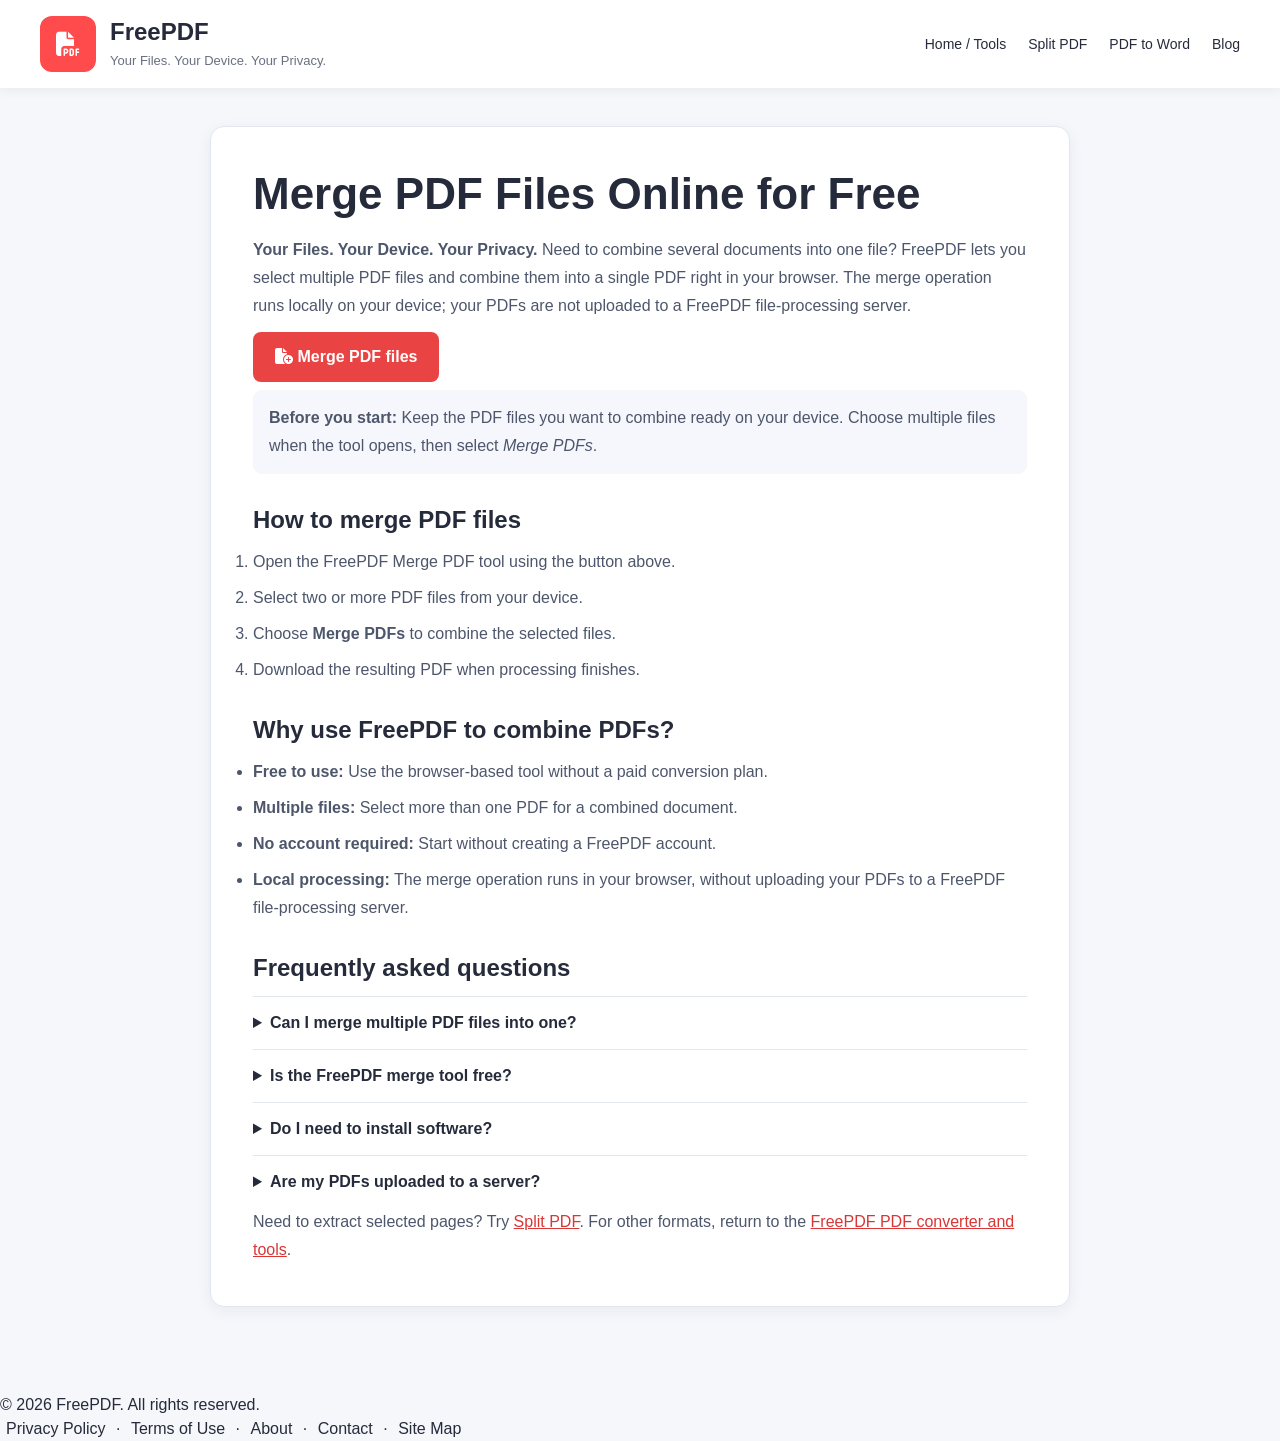
<file: merge-pdf.html>
<!DOCTYPE html>
<html lang="en">
<head>
<meta charset="UTF-8">
<meta name="viewport" content="width=device-width, initial-scale=1.0">
<title>Merge PDF Online Free – Combine PDF Files | FreePDF</title>
<meta name="description" content="Combine multiple PDF files into one document with FreePDF's free online Merge PDF tool. Select your files and create a combined PDF in your browser.">
<meta name="robots" content="index,follow">
<link rel="canonical" href="https://apictures.github.io/pdf/merge-pdf.html">
<meta property="og:type" content="website">
<meta property="og:title" content="Merge PDF Online Free | FreePDF">
<meta property="og:description" content="Combine multiple PDF files into one document with FreePDF.">
<meta property="og:url" content="https://apictures.github.io/pdf/merge-pdf.html">
<link rel="stylesheet" href="css/style.css">
<link rel="stylesheet" href="https://cdnjs.cloudflare.com/ajax/libs/font-awesome/6.5.1/css/all.min.css">
<style>
.seo-wrap{max-width:900px;margin:38px auto;padding:0 20px 48px}.seo-card{background:#fff;border:1px solid #e2e6ef;border-radius:14px;padding:clamp(22px,4vw,42px);box-shadow:0 4px 16px rgba(25,35,60,.06)}.seo-card h1{font-size:clamp(30px,5vw,44px);line-height:1.15;margin:0 0 16px}.seo-card h2{margin:28px 0 10px}.seo-card p,.seo-card li{color:#4d566b;line-height:1.75}.seo-card li{margin:8px 0}.seo-cta{display:inline-block;margin:12px 0 8px;padding:13px 22px;background:#e94343;color:#fff!important;border-radius:8px;text-decoration:none;font-weight:700}.seo-card a:not(.seo-cta){color:#d93636}.seo-note{background:#f5f7fc;padding:14px 16px;border-radius:9px}.seo-card details{border-top:1px solid #e2e6ef;padding:14px 0}.seo-card summary{cursor:pointer;font-weight:700}.seo-card details p{margin-bottom:0}footer a{margin:0 6px;text-decoration:none}@media(max-width:700px){header{padding:14px 18px;align-items:flex-start;flex-direction:column}}
</style>
</head>
<body>
<header>
 <div class="logo"><div class="logo-icon"><i class="fa-solid fa-file-pdf"></i></div><div><h2>FreePDF</h2><p>Your Files. Your Device. Your Privacy.</p></div></div>
 <nav><a href="index.html">Home / Tools</a><a href="split-pdf.html">Split PDF</a><a href="pdf-to-word.html">PDF to Word</a><a href="blog.html">Blog</a></nav>
</header>
<main class="seo-wrap"><article class="seo-card">
 <h1>Merge PDF Files Online for Free</h1>
 <p><strong>Your Files. Your Device. Your Privacy.</strong> Need to combine several documents into one file? FreePDF lets you select multiple PDF files and combine them into a single PDF right in your browser. The merge operation runs locally on your device; your PDFs are not uploaded to a FreePDF file-processing server.</p>
 <a class="seo-cta" href="index.html?tool=Merge%20PDF#tools"><i class="fa-solid fa-file-circle-plus" aria-hidden="true"></i> Merge PDF files</a>
 <p class="seo-note"><strong>Before you start:</strong> Keep the PDF files you want to combine ready on your device. Choose multiple files when the tool opens, then select <em>Merge PDFs</em>.</p>
 <h2>How to merge PDF files</h2>
 <ol><li>Open the FreePDF Merge PDF tool using the button above.</li><li>Select two or more PDF files from your device.</li><li>Choose <strong>Merge PDFs</strong> to combine the selected files.</li><li>Download the resulting PDF when processing finishes.</li></ol>
 <h2>Why use FreePDF to combine PDFs?</h2>
 <ul><li><strong>Free to use:</strong> Use the browser-based tool without a paid conversion plan.</li><li><strong>Multiple files:</strong> Select more than one PDF for a combined document.</li><li><strong>No account required:</strong> Start without creating a FreePDF account.</li><li><strong>Local processing:</strong> The merge operation runs in your browser, without uploading your PDFs to a FreePDF file-processing server.</li></ul>
 <h2>Frequently asked questions</h2>
 <details><summary>Can I merge multiple PDF files into one?</summary><p>Yes. Open the Merge PDF tool, select multiple PDF files, and run the merge operation.</p></details>
 <details><summary>Is the FreePDF merge tool free?</summary><p>Yes, the tool is offered for free on the FreePDF website.</p></details>
 <details><summary>Do I need to install software?</summary><p>No desktop installation is required. Use a modern browser and open the tool on the FreePDF website.</p></details>
 <details><summary>Are my PDFs uploaded to a server?</summary><p>The merge operation runs locally in your browser; your PDFs are not uploaded to a FreePDF file-processing server. The website may still load site assets and third-party libraries over the internet. See our <a href="privacy.html">Privacy Policy</a> for details.</p></details>
 <p>Need to extract selected pages? Try <a href="split-pdf.html">Split PDF</a>. For other formats, return to the <a href="index.html">FreePDF PDF converter and tools</a>.</p>
</article></main>
<footer><p>&copy; 2026 FreePDF. All rights reserved.</p><p><a href="privacy.html">Privacy Policy</a> · <a href="terms.html">Terms of Use</a> · <a href="about.html">About</a> · <a href="contact.html">Contact</a> · <a href="sitemap.html">Site Map</a></p></footer>
</body>
</html>
</file>
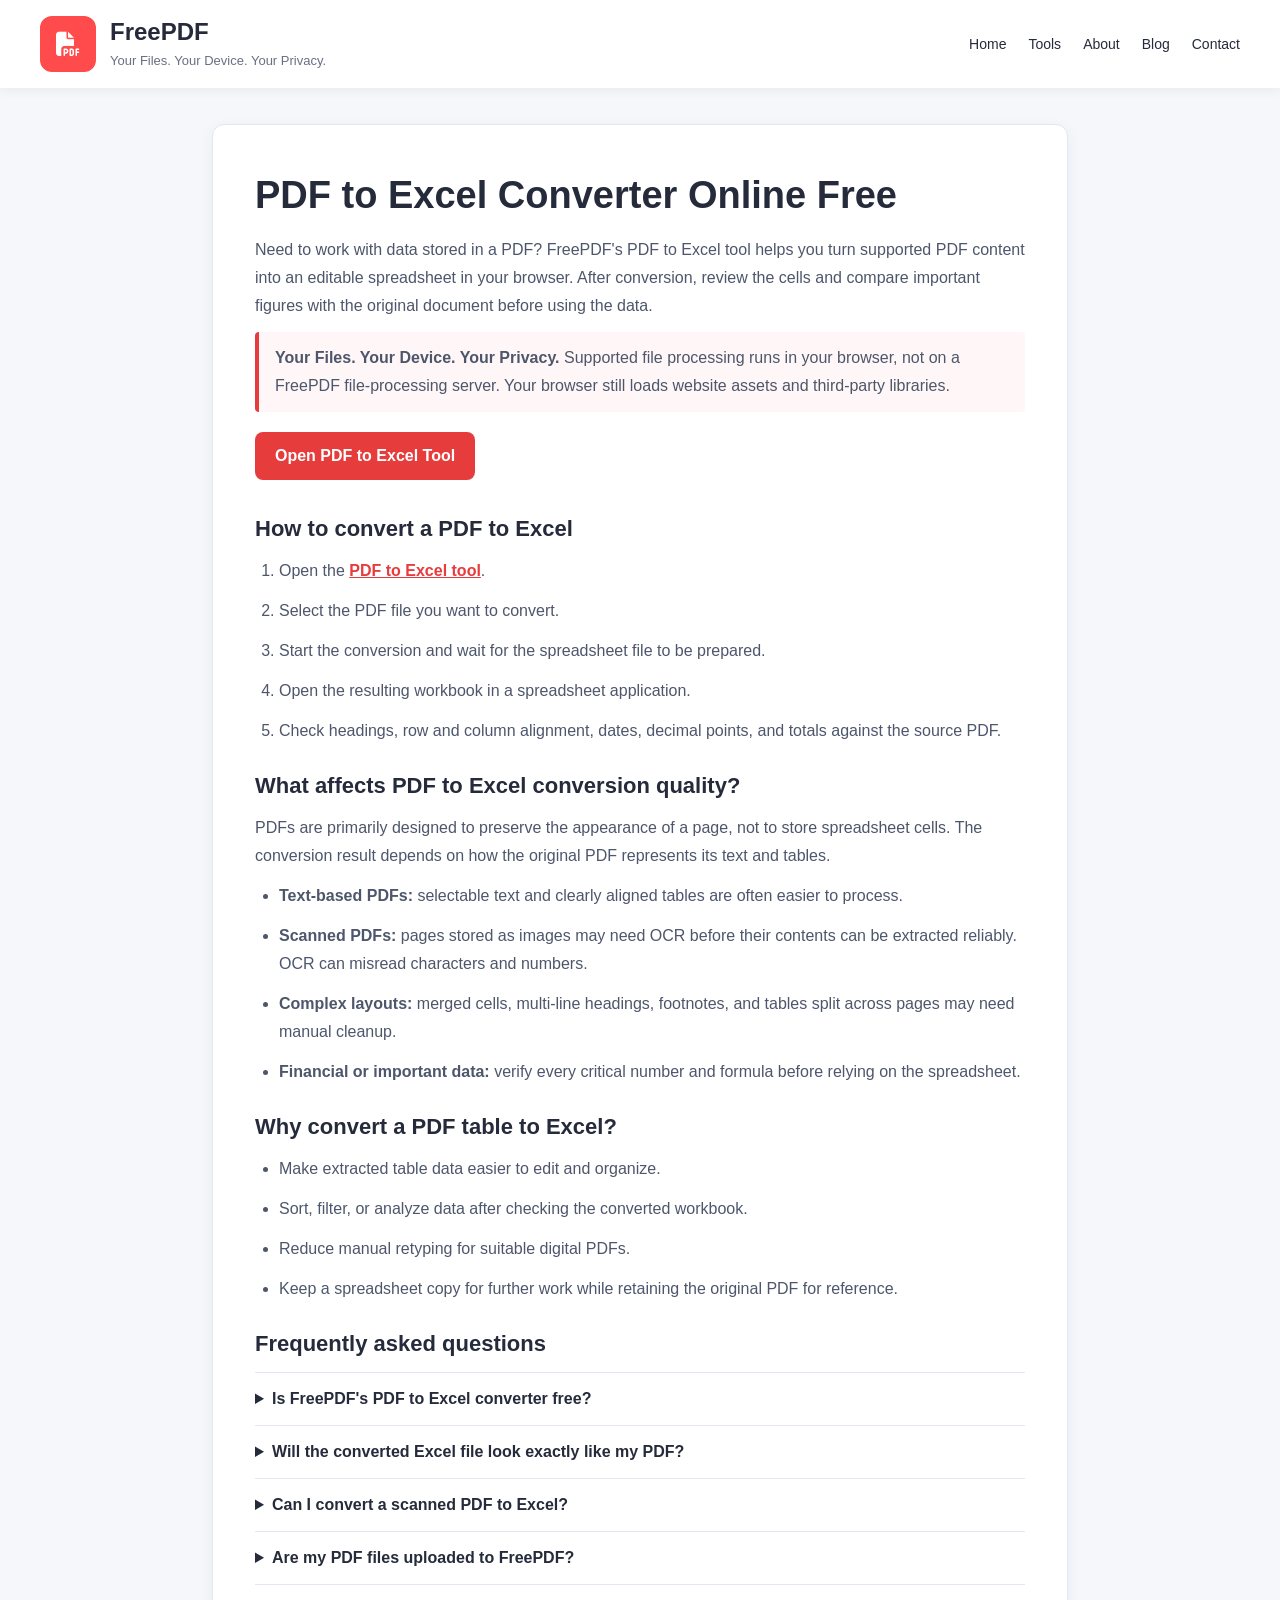
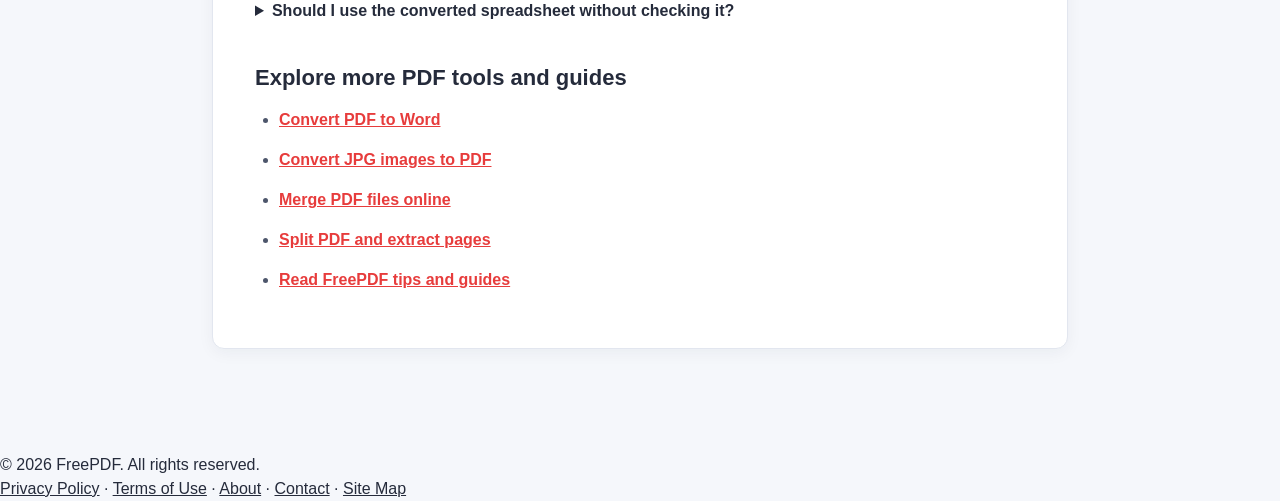
<file: pdf-to-excel.html>
<!DOCTYPE html>
<html lang="en">
<head>
<meta charset="UTF-8">
<meta name="viewport" content="width=device-width, initial-scale=1.0">
<title>PDF to Excel Converter Online Free | FreePDF</title>
<meta name="description" content="Convert PDF tables into editable Excel spreadsheets online for free with FreePDF. Process supported PDFs in your browser and review spreadsheet results for accuracy.">
<meta name="robots" content="index,follow">
<link rel="canonical" href="https://apictures.github.io/pdf/pdf-to-excel.html">
<meta property="og:type" content="website">
<meta property="og:title" content="PDF to Excel Converter Online | FreePDF">
<meta property="og:description" content="Turn supported PDF content into an editable Excel spreadsheet with FreePDF's browser-based PDF to Excel tool.">
<meta property="og:url" content="https://apictures.github.io/pdf/pdf-to-excel.html">
<link rel="stylesheet" href="css/style.css">
<link rel="stylesheet" href="https://cdnjs.cloudflare.com/ajax/libs/font-awesome/6.5.1/css/all.min.css">
<style>
.guide-wrap{max-width:900px;margin:36px auto;padding:0 22px 48px}
.guide-card{background:#fff;border:1px solid #e2e6ef;border-radius:12px;padding:clamp(22px,4vw,42px);margin-bottom:20px;box-shadow:0 4px 16px rgba(25,35,60,.05)}
.guide-card h1{font-size:clamp(28px,4vw,38px);margin-bottom:12px}
.guide-card h2{font-size:22px;margin:24px 0 12px}
.guide-card h3{font-size:17px;margin:18px 0 8px}
.guide-card p,.guide-card li{color:#4d566b;line-height:1.75;margin-bottom:12px}
.guide-card ol,.guide-card ul{padding-left:24px}
.guide-card a{color:#e73c3c;font-weight:600}
.privacy-note{border-left:4px solid #e73c3c;padding:12px 16px;background:#fff7f7;border-radius:4px}
.cta-link{display:inline-block;background:#e73c3c;color:#fff!important;padding:12px 20px;border-radius:8px;text-decoration:none;margin:8px 0}
.guide-card details{border-top:1px solid #e2e6ef;padding:14px 0}
.guide-card summary{cursor:pointer;font-weight:600}
.guide-card details p{margin:10px 0 0}
@media(max-width:700px){header{padding:14px 18px;align-items:flex-start;flex-direction:column}}
</style>
</head>
<body>
<header>
 <div class="logo"><div class="logo-icon"><i class="fa-solid fa-file-pdf" aria-hidden="true"></i></div><div class="logo-copy"><h2>FreePDF</h2><p>Your Files. Your Device. Your Privacy.</p></div></div>
 <nav><a href="index.html">Home</a><a href="index.html#tools">Tools</a><a href="about.html">About</a><a href="blog.html">Blog</a><a href="contact.html">Contact</a></nav>
</header>
<main class="guide-wrap">
 <article class="guide-card">
  <h1>PDF to Excel Converter Online Free</h1>
  <p>Need to work with data stored in a PDF? FreePDF's PDF to Excel tool helps you turn supported PDF content into an editable spreadsheet in your browser. After conversion, review the cells and compare important figures with the original document before using the data.</p>
  <p class="privacy-note"><strong>Your Files. Your Device. Your Privacy.</strong> Supported file processing runs in your browser, not on a FreePDF file-processing server. Your browser still loads website assets and third-party libraries.</p>
  <a class="cta-link" href="index.html?tool=PDF%20to%20Excel#tools">Open PDF to Excel Tool</a>
  <h2>How to convert a PDF to Excel</h2>
  <ol>
   <li>Open the <a href="index.html?tool=PDF%20to%20Excel#tools">PDF to Excel tool</a>.</li>
   <li>Select the PDF file you want to convert.</li>
   <li>Start the conversion and wait for the spreadsheet file to be prepared.</li>
   <li>Open the resulting workbook in a spreadsheet application.</li>
   <li>Check headings, row and column alignment, dates, decimal points, and totals against the source PDF.</li>
  </ol>
  <h2>What affects PDF to Excel conversion quality?</h2>
  <p>PDFs are primarily designed to preserve the appearance of a page, not to store spreadsheet cells. The conversion result depends on how the original PDF represents its text and tables.</p>
  <ul>
   <li><strong>Text-based PDFs:</strong> selectable text and clearly aligned tables are often easier to process.</li>
   <li><strong>Scanned PDFs:</strong> pages stored as images may need OCR before their contents can be extracted reliably. OCR can misread characters and numbers.</li>
   <li><strong>Complex layouts:</strong> merged cells, multi-line headings, footnotes, and tables split across pages may need manual cleanup.</li>
   <li><strong>Financial or important data:</strong> verify every critical number and formula before relying on the spreadsheet.</li>
  </ul>
  <h2>Why convert a PDF table to Excel?</h2>
  <ul><li>Make extracted table data easier to edit and organize.</li><li>Sort, filter, or analyze data after checking the converted workbook.</li><li>Reduce manual retyping for suitable digital PDFs.</li><li>Keep a spreadsheet copy for further work while retaining the original PDF for reference.</li></ul>
  <h2>Frequently asked questions</h2>
  <details><summary>Is FreePDF's PDF to Excel converter free?</summary><p>Yes. You can use the PDF to Excel tool on FreePDF for free in your browser.</p></details>
  <details><summary>Will the converted Excel file look exactly like my PDF?</summary><p>Not always. PDFs preserve page layout, while spreadsheets use rows and columns. You may need to adjust formatting, column widths, or cell alignment after conversion.</p></details>
  <details><summary>Can I convert a scanned PDF to Excel?</summary><p>Scanned pages contain images rather than selectable text, so OCR may be required. Recognition can make mistakes, especially with small text, poor scans, handwriting, or similar-looking digits. Review the output carefully.</p></details>
  <details><summary>Are my PDF files uploaded to FreePDF?</summary><p>Supported conversion is designed to run in your browser, and selected files are not intentionally uploaded to a FreePDF file-processing server. Your browser may still load website assets and third-party libraries over the internet.</p></details>
  <details><summary>Should I use the converted spreadsheet without checking it?</summary><p>No. Compare important values, dates, totals, and table structure with the original PDF before sharing the workbook or using it for decisions.</p></details>
  <h2>Explore more PDF tools and guides</h2>
  <ul>
   <li><a href="pdf-to-word.html">Convert PDF to Word</a></li>
   <li><a href="jpg-to-pdf.html">Convert JPG images to PDF</a></li>
   <li><a href="merge-pdf.html">Merge PDF files online</a></li>
   <li><a href="split-pdf.html">Split PDF and extract pages</a></li>
   <li><a href="blog.html">Read FreePDF tips and guides</a></li>
  </ul>
 </article>
</main>
<footer><p>&copy; 2026 FreePDF. All rights reserved.</p><p><a href="privacy.html">Privacy Policy</a> · <a href="terms.html">Terms of Use</a> · <a href="about.html">About</a> · <a href="contact.html">Contact</a> · <a href="sitemap.html">Site Map</a></p></footer>
</body>
</html>
</file>
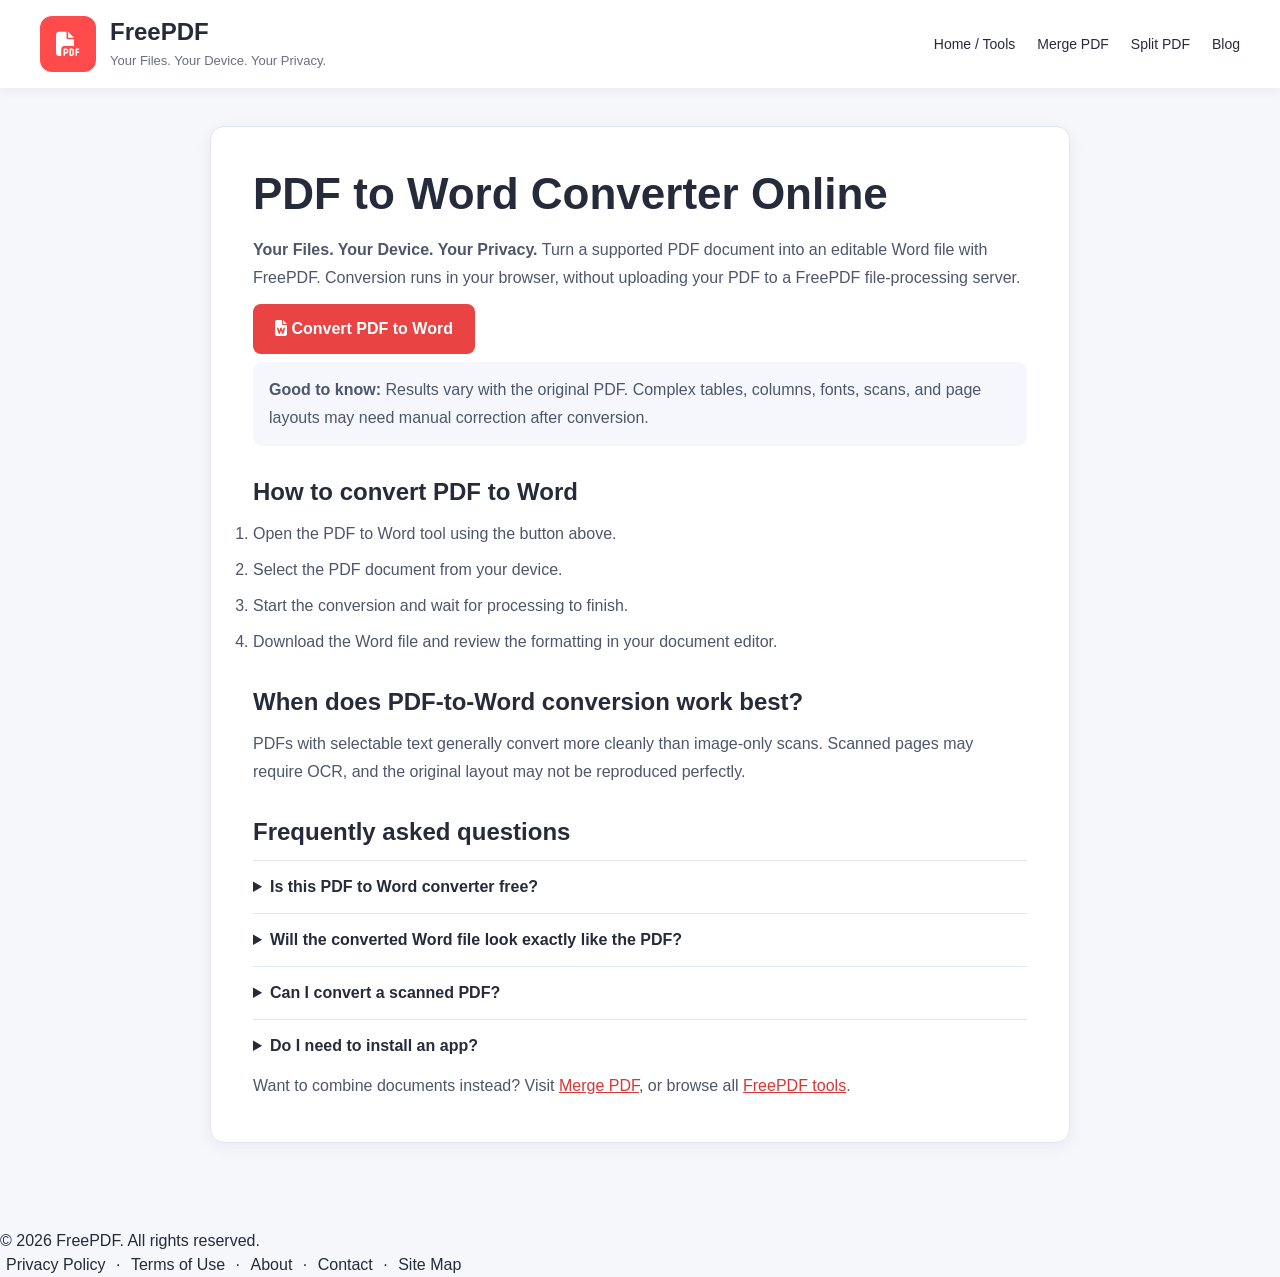
<file: pdf-to-word.html>
<!DOCTYPE html>
<html lang="en">
<head>
<meta charset="UTF-8">
<meta name="viewport" content="width=device-width, initial-scale=1.0">
<title>PDF to Word Converter Online Free | FreePDF</title>
<meta name="description" content="Use FreePDF's free PDF to Word converter to turn supported PDF documents into editable Word files in your browser.">
<meta name="robots" content="index,follow">
<link rel="canonical" href="https://apictures.github.io/pdf/pdf-to-word.html">
<meta property="og:type" content="website">
<meta property="og:title" content="PDF to Word Converter Online | FreePDF">
<meta property="og:description" content="Convert supported PDF documents into editable Word files with FreePDF.">
<meta property="og:url" content="https://apictures.github.io/pdf/pdf-to-word.html">
<link rel="stylesheet" href="css/style.css">
<link rel="stylesheet" href="https://cdnjs.cloudflare.com/ajax/libs/font-awesome/6.5.1/css/all.min.css">
<style>
.seo-wrap{max-width:900px;margin:38px auto;padding:0 20px 48px}.seo-card{background:#fff;border:1px solid #e2e6ef;border-radius:14px;padding:clamp(22px,4vw,42px);box-shadow:0 4px 16px rgba(25,35,60,.06)}.seo-card h1{font-size:clamp(30px,5vw,44px);line-height:1.15;margin:0 0 16px}.seo-card h2{margin:28px 0 10px}.seo-card p,.seo-card li{color:#4d566b;line-height:1.75}.seo-card li{margin:8px 0}.seo-cta{display:inline-block;margin:12px 0 8px;padding:13px 22px;background:#e94343;color:#fff!important;border-radius:8px;text-decoration:none;font-weight:700}.seo-card a:not(.seo-cta){color:#d93636}.seo-note{background:#f5f7fc;padding:14px 16px;border-radius:9px}.seo-card details{border-top:1px solid #e2e6ef;padding:14px 0}.seo-card summary{cursor:pointer;font-weight:700}footer a{margin:0 6px;text-decoration:none}@media(max-width:700px){header{padding:14px 18px;align-items:flex-start;flex-direction:column}}
</style>
</head>
<body>
<header>
 <div class="logo"><div class="logo-icon"><i class="fa-solid fa-file-pdf"></i></div><div><h2>FreePDF</h2><p>Your Files. Your Device. Your Privacy.</p></div></div>
 <nav><a href="index.html">Home / Tools</a><a href="merge-pdf.html">Merge PDF</a><a href="split-pdf.html">Split PDF</a><a href="blog.html">Blog</a></nav>
</header>
<main class="seo-wrap"><article class="seo-card">
 <h1>PDF to Word Converter Online</h1>
 <p><strong>Your Files. Your Device. Your Privacy.</strong> Turn a supported PDF document into an editable Word file with FreePDF. Conversion runs in your browser, without uploading your PDF to a FreePDF file-processing server.</p>
 <a class="seo-cta" href="index.html?tool=PDF%20to%20Word#tools"><i class="fa-solid fa-file-word" aria-hidden="true"></i> Convert PDF to Word</a>
 <p class="seo-note"><strong>Good to know:</strong> Results vary with the original PDF. Complex tables, columns, fonts, scans, and page layouts may need manual correction after conversion.</p>
 <h2>How to convert PDF to Word</h2>
 <ol><li>Open the PDF to Word tool using the button above.</li><li>Select the PDF document from your device.</li><li>Start the conversion and wait for processing to finish.</li><li>Download the Word file and review the formatting in your document editor.</li></ol>
 <h2>When does PDF-to-Word conversion work best?</h2>
 <p>PDFs with selectable text generally convert more cleanly than image-only scans. Scanned pages may require OCR, and the original layout may not be reproduced perfectly.</p>
 <h2>Frequently asked questions</h2>
 <details><summary>Is this PDF to Word converter free?</summary><p>Yes. FreePDF offers this browser-based tool for free.</p></details>
 <details><summary>Will the converted Word file look exactly like the PDF?</summary><p>Not always. Accuracy depends on fonts, layout complexity, embedded images, tables, and whether the PDF contains selectable text.</p></details>
 <details><summary>Can I convert a scanned PDF?</summary><p>Scanned PDFs contain page images rather than selectable text. You may need OCR to recognize the text; review the output carefully.</p></details>
 <details><summary>Do I need to install an app?</summary><p>No separate desktop app is required. Open FreePDF in a modern browser to use the tool.</p></details>
 <p>Want to combine documents instead? Visit <a href="merge-pdf.html">Merge PDF</a>, or browse all <a href="index.html">FreePDF tools</a>.</p>
</article></main>
<footer><p>&copy; 2026 FreePDF. All rights reserved.</p><p><a href="privacy.html">Privacy Policy</a> · <a href="terms.html">Terms of Use</a> · <a href="about.html">About</a> · <a href="contact.html">Contact</a> · <a href="sitemap.html">Site Map</a></p></footer>
</body>
</html>
</file>
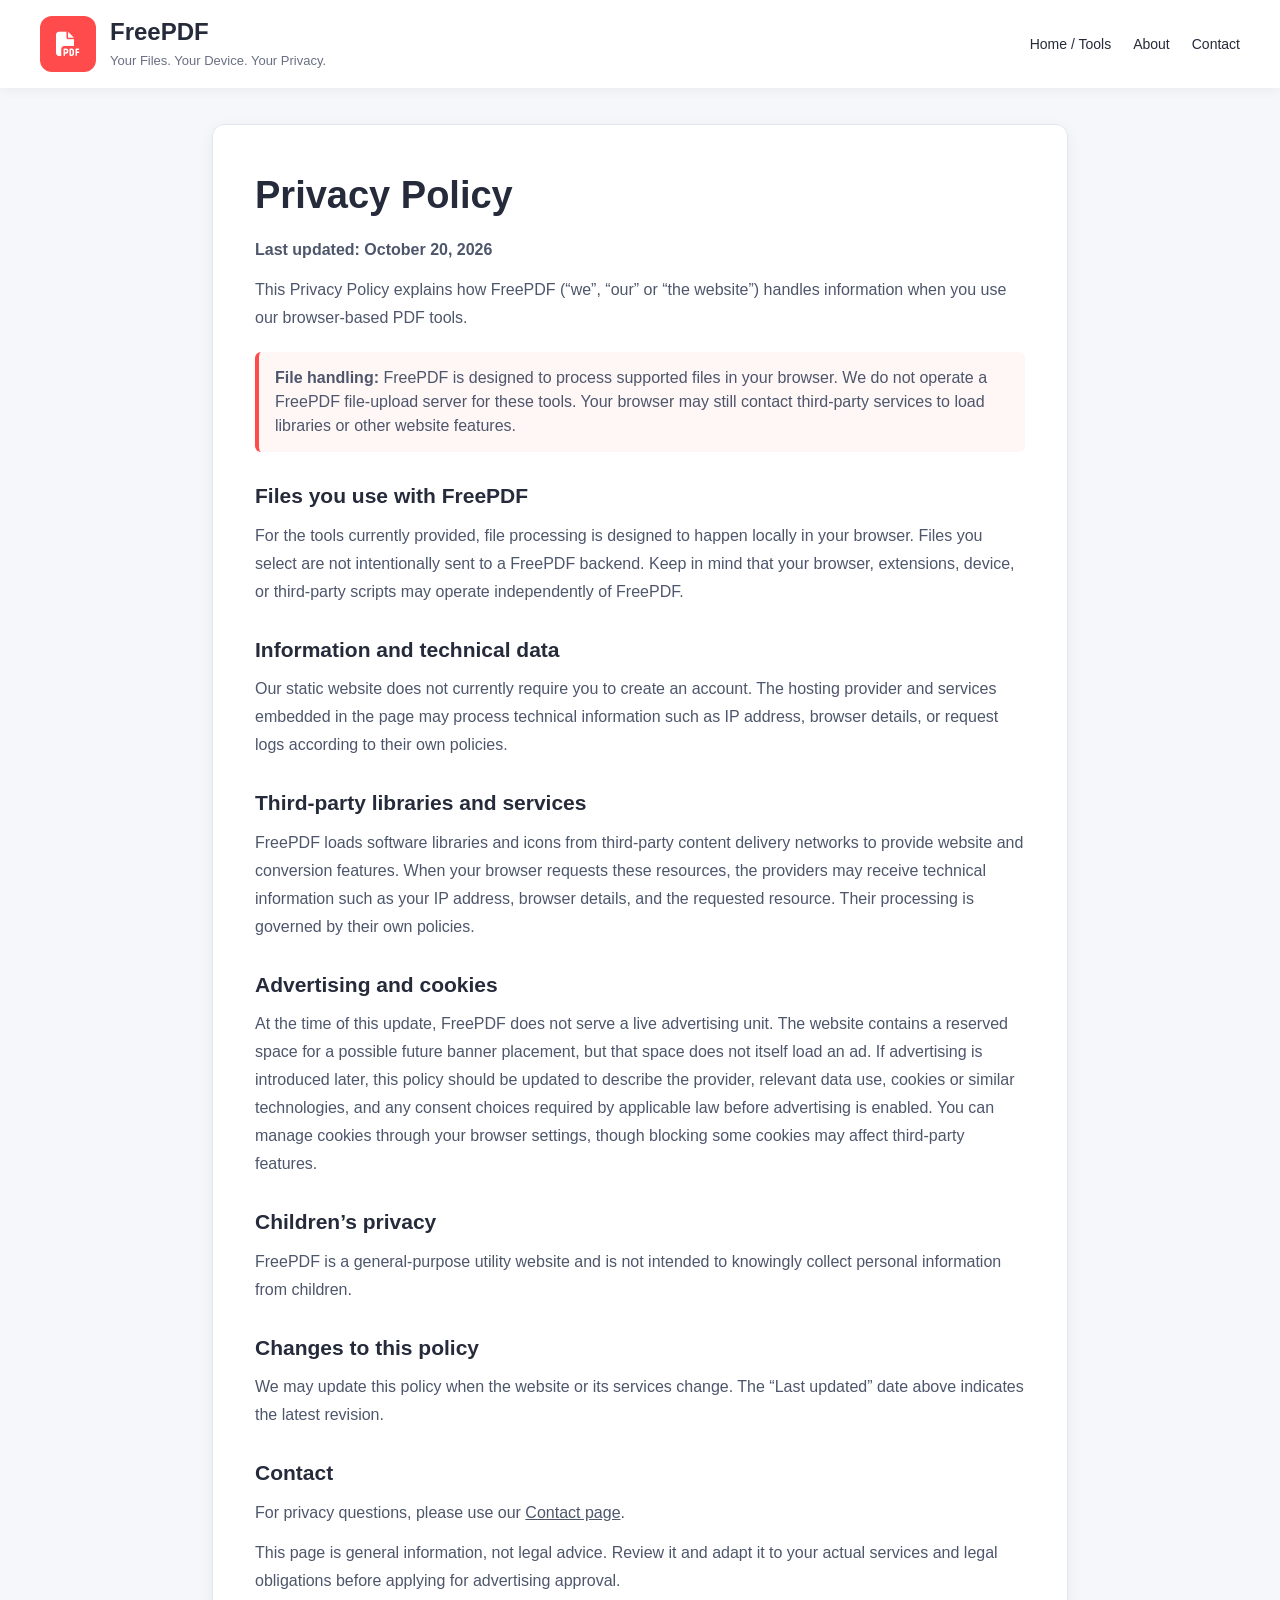
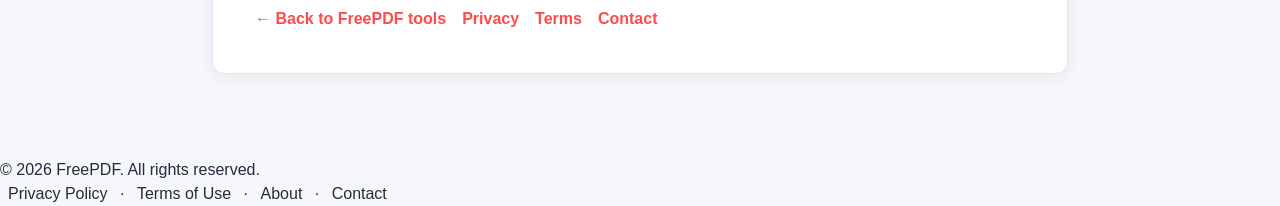
<file: privacy.html>
<!DOCTYPE html>
<html lang="en">
<head>
<meta charset="UTF-8">
<meta name="viewport" content="width=device-width, initial-scale=1.0">
<meta name="description" content="Learn how FreePDF handles files, browser processing, advertising and third-party services.">
<title>Privacy Policy | FreePDF</title>
<link rel="stylesheet" href="css/style.css">
<link rel="stylesheet" href="https://cdnjs.cloudflare.com/ajax/libs/font-awesome/6.5.1/css/all.min.css">
<style>
.policy-wrap{max-width:900px;margin:36px auto;padding:0 22px 48px}
.policy-card{background:#fff;border:1px solid #e2e6ef;border-radius:12px;padding:clamp(22px,4vw,42px);box-shadow:0 4px 16px rgba(25,35,60,.06)}
.policy-card h1{font-size:clamp(28px,4vw,38px);margin-bottom:12px}
.policy-card h2{font-size:21px;margin:28px 0 10px}
.policy-card p,.policy-card li{color:#4d566b;line-height:1.75;margin-bottom:12px}
.policy-card ul{padding-left:24px}
.policy-note{background:#fff6f6;border-left:4px solid #ff4b4b;padding:14px 16px;border-radius:6px;margin:20px 0;color:#4d566b}
.policy-nav{display:flex;gap:16px;flex-wrap:wrap}
.policy-nav a{color:#ff4b4b;text-decoration:none;font-weight:600}
footer a{margin:0 8px;text-decoration:none}
@media(max-width:700px){header{padding:14px 18px;align-items:flex-start;flex-direction:column}.policy-card{padding:22px}}
</style>
</head>
<body>
<header>
 <div class="logo">
  <div class="logo-icon"><i class="fa-solid fa-file-pdf"></i></div>
  <div><h2>FreePDF</h2><p>Your Files. Your Device. Your Privacy.</p></div>
 </div>
 <nav><a href="index.html">Home / Tools</a><a href="about.html">About</a><a href="contact.html">Contact</a></nav>
</header>
<main class="policy-wrap"><article class="policy-card">
<h1>Privacy Policy</h1><p><strong>Last updated: October 20, 2026</strong></p>
<p>This Privacy Policy explains how FreePDF (“we”, “our” or “the website”) handles information when you use our browser-based PDF tools.</p>
<div class="policy-note"><strong>File handling:</strong> FreePDF is designed to process supported files in your browser. We do not operate a FreePDF file-upload server for these tools. Your browser may still contact third-party services to load libraries or other website features.</div>
<h2>Files you use with FreePDF</h2><p>For the tools currently provided, file processing is designed to happen locally in your browser. Files you select are not intentionally sent to a FreePDF backend. Keep in mind that your browser, extensions, device, or third-party scripts may operate independently of FreePDF.</p>
<h2>Information and technical data</h2><p>Our static website does not currently require you to create an account. The hosting provider and services embedded in the page may process technical information such as IP address, browser details, or request logs according to their own policies.</p>
<h2>Third-party libraries and services</h2><p>FreePDF loads software libraries and icons from third-party content delivery networks to provide website and conversion features. When your browser requests these resources, the providers may receive technical information such as your IP address, browser details, and the requested resource. Their processing is governed by their own policies.</p>
<h2>Advertising and cookies</h2><p>At the time of this update, FreePDF does not serve a live advertising unit. The website contains a reserved space for a possible future banner placement, but that space does not itself load an ad. If advertising is introduced later, this policy should be updated to describe the provider, relevant data use, cookies or similar technologies, and any consent choices required by applicable law before advertising is enabled. You can manage cookies through your browser settings, though blocking some cookies may affect third-party features.</p>
<h2>Children’s privacy</h2><p>FreePDF is a general-purpose utility website and is not intended to knowingly collect personal information from children.</p>
<h2>Changes to this policy</h2><p>We may update this policy when the website or its services change. The “Last updated” date above indicates the latest revision.</p>
<h2>Contact</h2><p>For privacy questions, please use our <a href="contact.html">Contact page</a>.</p>
<p>This page is general information, not legal advice. Review it and adapt it to your actual services and legal obligations before applying for advertising approval.</p>
<div class="policy-nav"><a href="index.html">← Back to FreePDF tools</a><a href="privacy.html">Privacy</a><a href="terms.html">Terms</a><a href="contact.html">Contact</a></div>
</article></main>
<footer><p>© 2026 FreePDF. All rights reserved.</p><p><a href="privacy.html">Privacy Policy</a> · <a href="terms.html">Terms of Use</a> · <a href="about.html">About</a> · <a href="contact.html">Contact</a></p></footer>
</body></html>
</file>
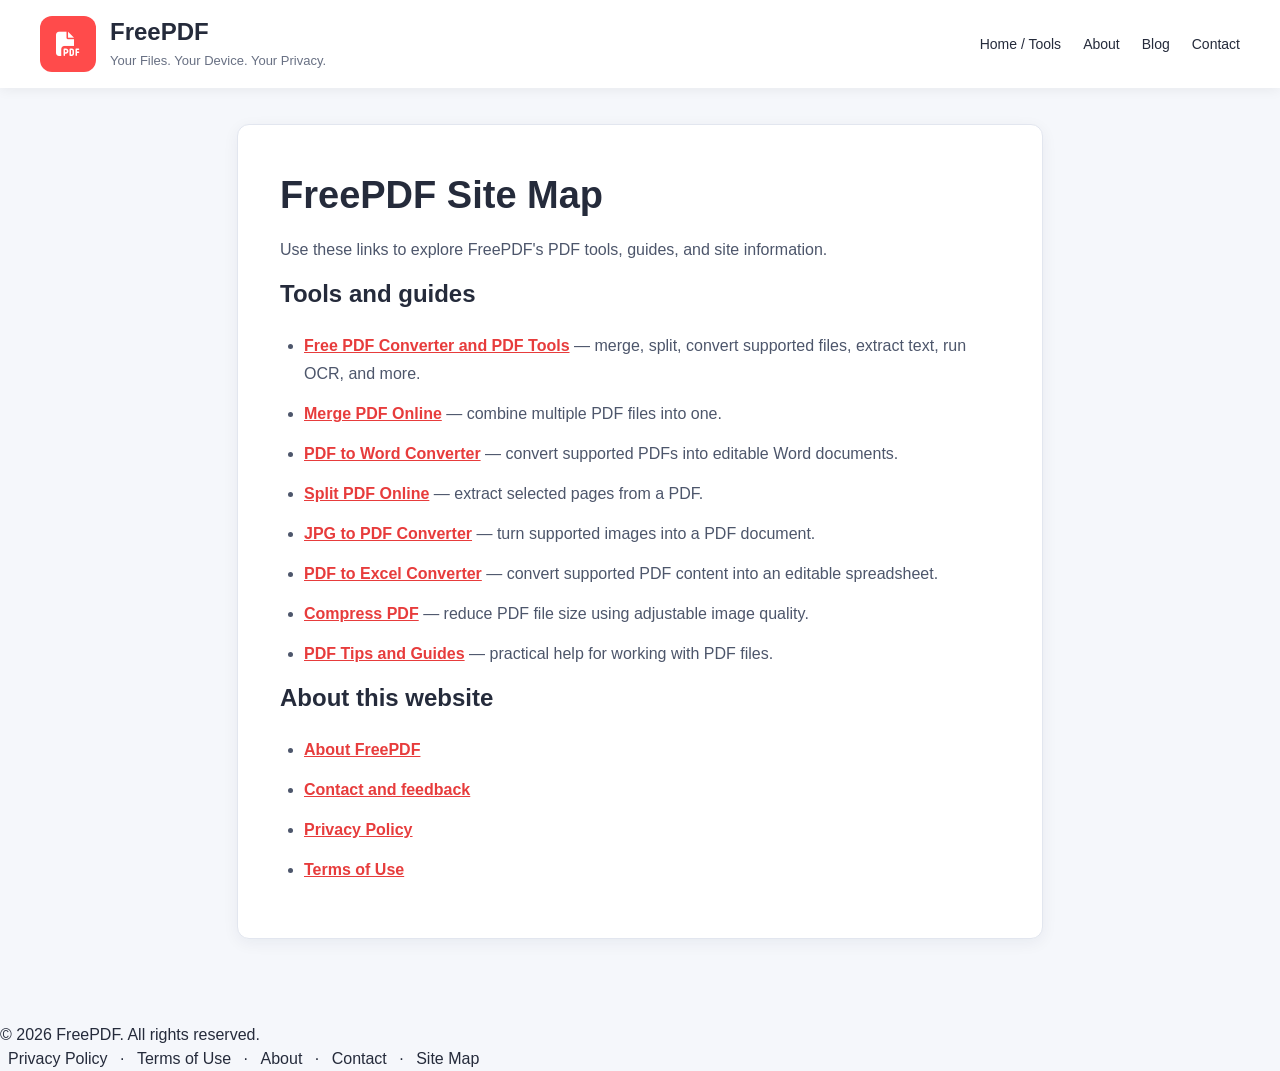
<file: sitemap.html>
<!DOCTYPE html>
<html lang="en">
<head>
<meta charset="UTF-8">
<meta name="viewport" content="width=device-width, initial-scale=1.0">
<meta name="description" content="Browse all FreePDF pages, guides, and free online PDF tools.">
<meta name="robots" content="index,follow">
<link rel="canonical" href="https://apictures.github.io/pdf/sitemap.html">
<title>Site Map | FreePDF</title>
<link rel="stylesheet" href="css/style.css">
<link rel="stylesheet" href="https://cdnjs.cloudflare.com/ajax/libs/font-awesome/6.5.1/css/all.min.css">
<style>
.site-map-wrap{max-width:850px;margin:36px auto;padding:0 22px 48px}
.site-map-card{background:#fff;border:1px solid #e2e6ef;border-radius:12px;padding:clamp(22px,4vw,42px);box-shadow:0 4px 16px rgba(25,35,60,.06)}
.site-map-card h1{font-size:clamp(28px,4vw,38px);margin-bottom:12px}
.site-map-card p,.site-map-card li{color:#4d566b;line-height:1.75;margin-bottom:12px}
.site-map-card ul{padding-left:24px}
.site-map-card a{color:#e73c3c;font-weight:600}
footer a{margin:0 8px;text-decoration:none}
@media(max-width:700px){header{padding:14px 18px;align-items:flex-start;flex-direction:column}.site-map-card{padding:22px}}
</style>
</head>
<body>
<header>
 <div class="logo"><div class="logo-icon"><i class="fa-solid fa-file-pdf"></i></div><div><h2>FreePDF</h2><p>Your Files. Your Device. Your Privacy.</p></div></div>
 <nav><a href="index.html">Home / Tools</a><a href="about.html">About</a><a href="blog.html">Blog</a><a href="contact.html">Contact</a></nav>
</header>
<main class="site-map-wrap">
 <article class="site-map-card">
  <h1>FreePDF Site Map</h1>
  <p>Use these links to explore FreePDF's PDF tools, guides, and site information.</p>
  <h2>Tools and guides</h2>
  <ul>
   <li><a href="index.html">Free PDF Converter and PDF Tools</a> — merge, split, convert supported files, extract text, run OCR, and more.</li>
   <li><a href="merge-pdf.html">Merge PDF Online</a> — combine multiple PDF files into one.</li>
   <li><a href="pdf-to-word.html">PDF to Word Converter</a> — convert supported PDFs into editable Word documents.</li>
   <li><a href="split-pdf.html">Split PDF Online</a> — extract selected pages from a PDF.</li>
   <li><a href="jpg-to-pdf.html">JPG to PDF Converter</a> — turn supported images into a PDF document.</li>
   <li><a href="pdf-to-excel.html">PDF to Excel Converter</a> — convert supported PDF content into an editable spreadsheet.</li>
   <li><a href="compress-pdf.html">Compress PDF</a> — reduce PDF file size using adjustable image quality.</li>
   <li><a href="blog.html">PDF Tips and Guides</a> — practical help for working with PDF files.</li>
  </ul>
  <h2>About this website</h2>
  <ul>
   <li><a href="about.html">About FreePDF</a></li>
   <li><a href="contact.html">Contact and feedback</a></li>
   <li><a href="privacy.html">Privacy Policy</a></li>
   <li><a href="terms.html">Terms of Use</a></li>
  </ul>
 </article>
</main>
<footer><p>&copy; 2026 FreePDF. All rights reserved.</p><p><a href="privacy.html">Privacy Policy</a> · <a href="terms.html">Terms of Use</a> · <a href="about.html">About</a> · <a href="contact.html">Contact</a> · <a href="sitemap.html">Site Map</a></p></footer>
</body>
</html>
</file>
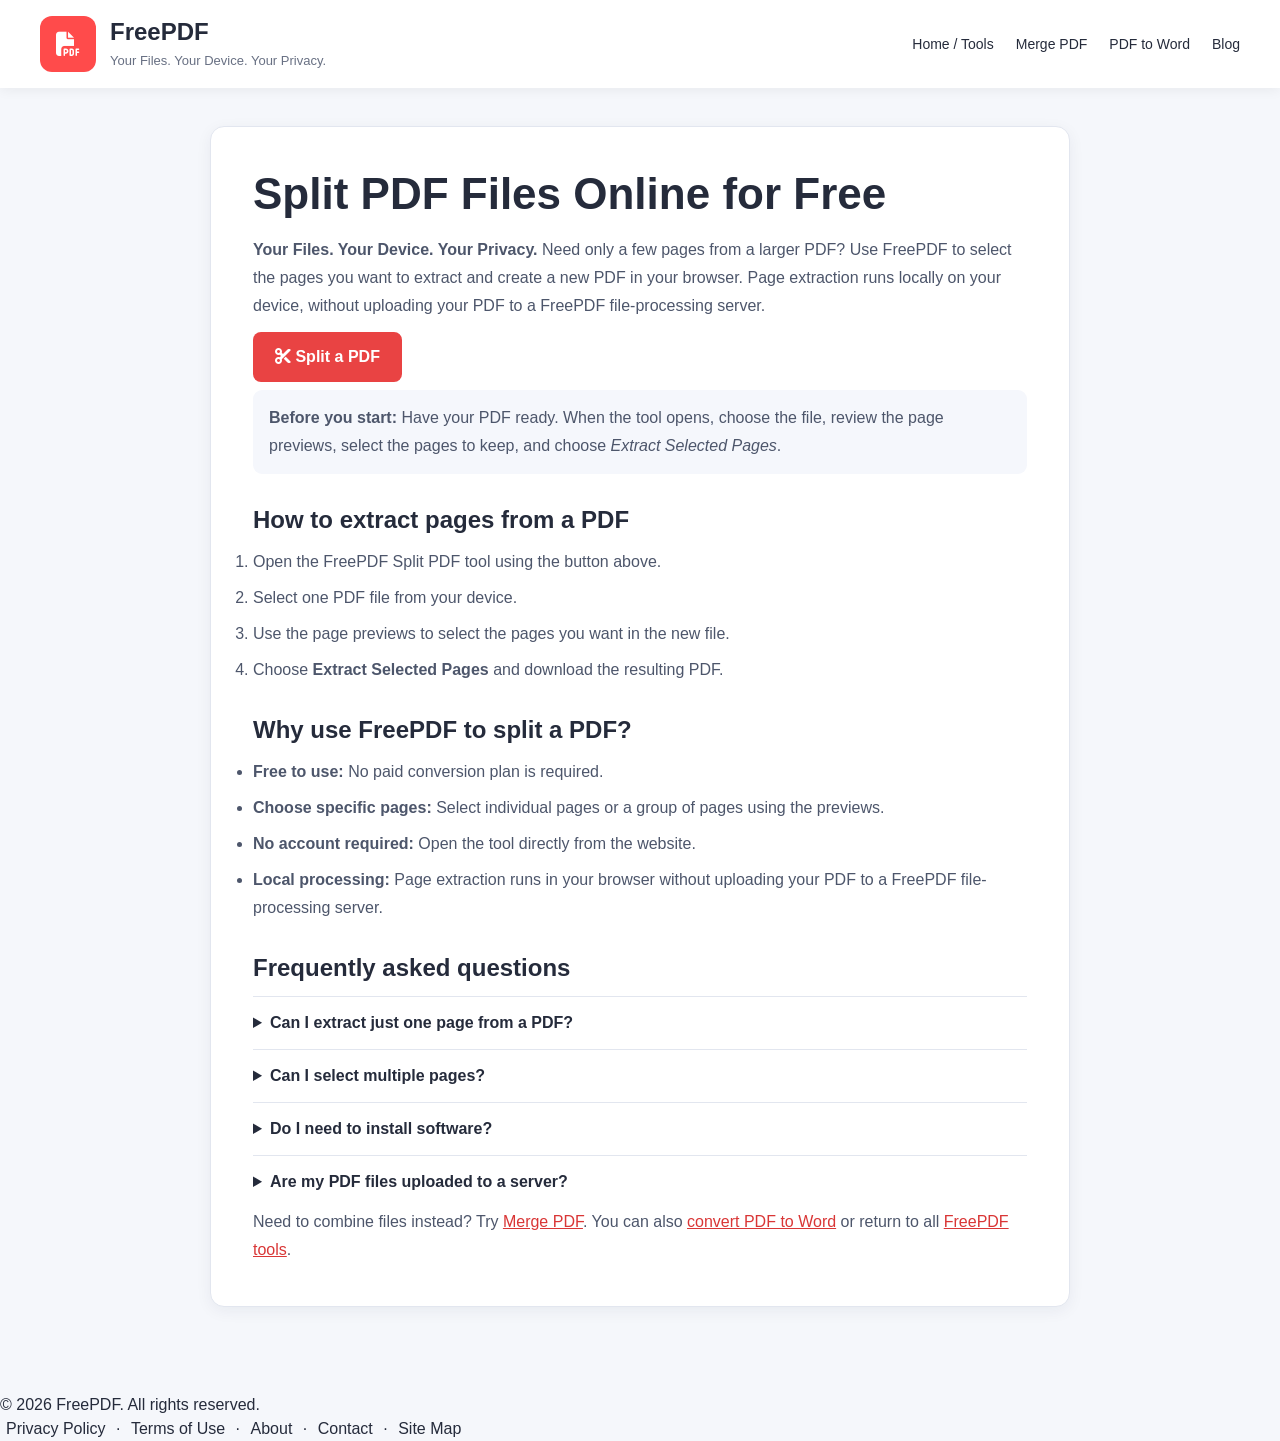
<file: split-pdf.html>
<!DOCTYPE html>
<html lang="en">
<head>
<meta charset="UTF-8">
<meta name="viewport" content="width=device-width, initial-scale=1.0">
<title>Split PDF Online Free – Extract PDF Pages | FreePDF</title>
<meta name="description" content="Split a PDF online for free with FreePDF. Select the pages you want to extract and download a new PDF directly in your browser.">
<meta name="robots" content="index,follow">
<link rel="canonical" href="https://apictures.github.io/pdf/split-pdf.html">
<meta property="og:type" content="website">
<meta property="og:title" content="Split PDF Online Free | FreePDF">
<meta property="og:description" content="Extract selected pages from a PDF with FreePDF's browser-based PDF tool.">
<meta property="og:url" content="https://apictures.github.io/pdf/split-pdf.html">
<link rel="stylesheet" href="css/style.css">
<link rel="stylesheet" href="https://cdnjs.cloudflare.com/ajax/libs/font-awesome/6.5.1/css/all.min.css">
<style>
.seo-wrap{max-width:900px;margin:38px auto;padding:0 20px 48px}.seo-card{background:#fff;border:1px solid #e2e6ef;border-radius:14px;padding:clamp(22px,4vw,42px);box-shadow:0 4px 16px rgba(25,35,60,.06)}.seo-card h1{font-size:clamp(30px,5vw,44px);line-height:1.15;margin:0 0 16px}.seo-card h2{margin:28px 0 10px}.seo-card p,.seo-card li{color:#4d566b;line-height:1.75}.seo-card li{margin:8px 0}.seo-cta{display:inline-block;margin:12px 0 8px;padding:13px 22px;background:#e94343;color:#fff!important;border-radius:8px;text-decoration:none;font-weight:700}.seo-card a:not(.seo-cta){color:#d93636}.seo-note{background:#f5f7fc;padding:14px 16px;border-radius:9px}.seo-card details{border-top:1px solid #e2e6ef;padding:14px 0}.seo-card summary{cursor:pointer;font-weight:700}.seo-card details p{margin-bottom:0}footer a{margin:0 6px;text-decoration:none}@media(max-width:700px){header{padding:14px 18px;align-items:flex-start;flex-direction:column}}
</style>
</head>
<body>
<header>
 <div class="logo"><div class="logo-icon"><i class="fa-solid fa-file-pdf"></i></div><div><h2>FreePDF</h2><p>Your Files. Your Device. Your Privacy.</p></div></div>
 <nav><a href="index.html">Home / Tools</a><a href="merge-pdf.html">Merge PDF</a><a href="pdf-to-word.html">PDF to Word</a><a href="blog.html">Blog</a></nav>
</header>
<main class="seo-wrap"><article class="seo-card">
 <h1>Split PDF Files Online for Free</h1>
 <p><strong>Your Files. Your Device. Your Privacy.</strong> Need only a few pages from a larger PDF? Use FreePDF to select the pages you want to extract and create a new PDF in your browser. Page extraction runs locally on your device, without uploading your PDF to a FreePDF file-processing server.</p>
 <a class="seo-cta" href="index.html?tool=Split%20PDF#tools"><i class="fa-solid fa-scissors" aria-hidden="true"></i> Split a PDF</a>
 <p class="seo-note"><strong>Before you start:</strong> Have your PDF ready. When the tool opens, choose the file, review the page previews, select the pages to keep, and choose <em>Extract Selected Pages</em>.</p>
 <h2>How to extract pages from a PDF</h2>
 <ol><li>Open the FreePDF Split PDF tool using the button above.</li><li>Select one PDF file from your device.</li><li>Use the page previews to select the pages you want in the new file.</li><li>Choose <strong>Extract Selected Pages</strong> and download the resulting PDF.</li></ol>
 <h2>Why use FreePDF to split a PDF?</h2>
 <ul><li><strong>Free to use:</strong> No paid conversion plan is required.</li><li><strong>Choose specific pages:</strong> Select individual pages or a group of pages using the previews.</li><li><strong>No account required:</strong> Open the tool directly from the website.</li><li><strong>Local processing:</strong> Page extraction runs in your browser without uploading your PDF to a FreePDF file-processing server.</li></ul>
 <h2>Frequently asked questions</h2>
 <details><summary>Can I extract just one page from a PDF?</summary><p>Yes. Select only the page you need, then run the extraction.</p></details>
 <details><summary>Can I select multiple pages?</summary><p>Yes. Select any combination of available pages in the page preview before processing.</p></details>
 <details><summary>Do I need to install software?</summary><p>No desktop installation is required. Use a modern browser and open FreePDF.</p></details>
 <details><summary>Are my PDF files uploaded to a server?</summary><p>Page extraction runs locally in your browser; your PDF is not uploaded to a FreePDF file-processing server. The website may still load site assets and third-party libraries over the internet. See our <a href="privacy.html">Privacy Policy</a> for details.</p></details>
 <p>Need to combine files instead? Try <a href="merge-pdf.html">Merge PDF</a>. You can also <a href="pdf-to-word.html">convert PDF to Word</a> or return to all <a href="index.html">FreePDF tools</a>.</p>
</article></main>
<footer><p>&copy; 2026 FreePDF. All rights reserved.</p><p><a href="privacy.html">Privacy Policy</a> · <a href="terms.html">Terms of Use</a> · <a href="about.html">About</a> · <a href="contact.html">Contact</a> · <a href="sitemap.html">Site Map</a></p></footer>
</body>
</html>
</file>
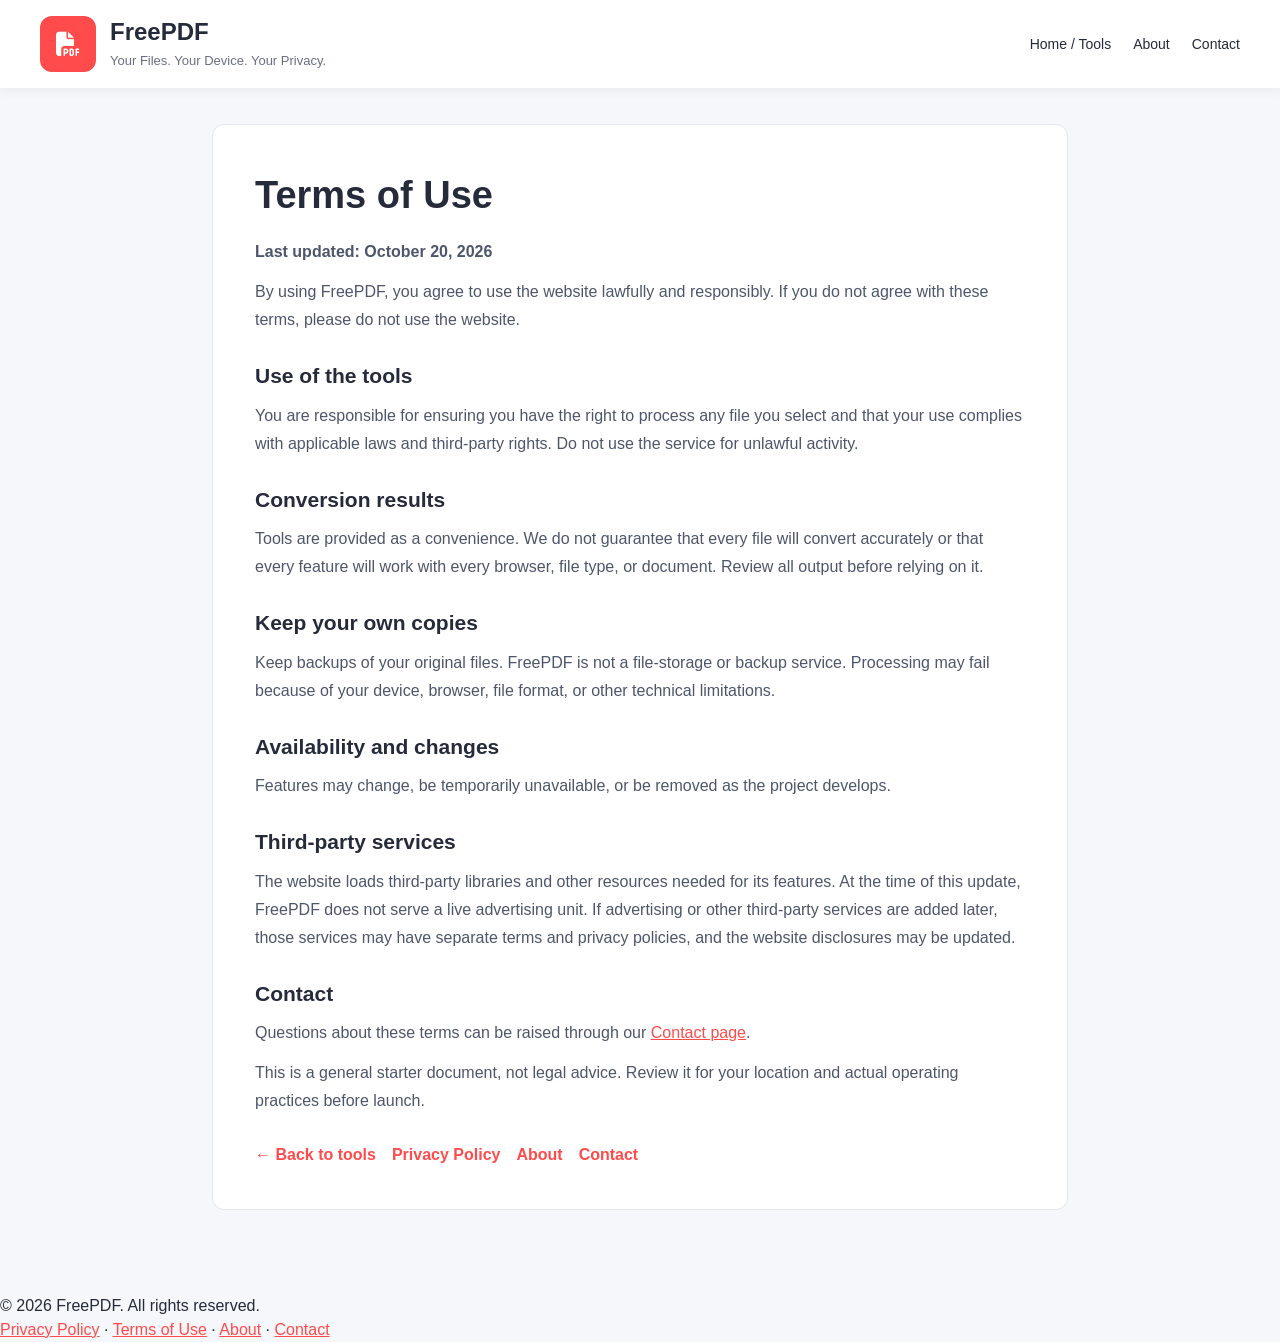
<file: terms.html>
<!DOCTYPE html>
<html lang="en"><head><meta charset="UTF-8"><meta name="viewport" content="width=device-width, initial-scale=1.0"><meta name="description" content="Read the terms and limitations for using FreePDF."><title>Terms of Use | FreePDF</title><link rel="stylesheet" href="css/style.css"><link rel="stylesheet" href="https://cdnjs.cloudflare.com/ajax/libs/font-awesome/6.5.1/css/all.min.css"><style>.page{max-width:900px;margin:36px auto;padding:0 22px 48px}.paper{background:#fff;border:1px solid #e2e6ef;border-radius:12px;padding:clamp(22px,4vw,42px)}.paper h1{font-size:clamp(28px,4vw,38px);margin-bottom:14px}.paper h2{font-size:21px;margin:26px 0 10px}.paper p,.paper li{color:#4d566b;line-height:1.75;margin-bottom:12px}.paper a,footer a{color:#ff4b4b}.nav{display:flex;gap:16px;flex-wrap:wrap;margin-top:28px}.nav a{text-decoration:none;font-weight:600}@media(max-width:700px){header{padding:14px 18px;align-items:flex-start;flex-direction:column}}</style></head>
<body><header><div class="logo"><div class="logo-icon"><i class="fa-solid fa-file-pdf"></i></div><div><h2>FreePDF</h2><p>Your Files. Your Device. Your Privacy.</p></div></div><nav><a href="index.html">Home / Tools</a><a href="about.html">About</a><a href="contact.html">Contact</a></nav></header>
<main class="page"><article class="paper"><h1>Terms of Use</h1><p><strong>Last updated: October 20, 2026</strong></p><p>By using FreePDF, you agree to use the website lawfully and responsibly. If you do not agree with these terms, please do not use the website.</p><h2>Use of the tools</h2><p>You are responsible for ensuring you have the right to process any file you select and that your use complies with applicable laws and third-party rights. Do not use the service for unlawful activity.</p><h2>Conversion results</h2><p>Tools are provided as a convenience. We do not guarantee that every file will convert accurately or that every feature will work with every browser, file type, or document. Review all output before relying on it.</p><h2>Keep your own copies</h2><p>Keep backups of your original files. FreePDF is not a file-storage or backup service. Processing may fail because of your device, browser, file format, or other technical limitations.</p><h2>Availability and changes</h2><p>Features may change, be temporarily unavailable, or be removed as the project develops.</p><h2>Third-party services</h2><p>The website loads third-party libraries and other resources needed for its features. At the time of this update, FreePDF does not serve a live advertising unit. If advertising or other third-party services are added later, those services may have separate terms and privacy policies, and the website disclosures may be updated.</p><h2>Contact</h2><p>Questions about these terms can be raised through our <a href="contact.html">Contact page</a>.</p><p>This is a general starter document, not legal advice. Review it for your location and actual operating practices before launch.</p><div class="nav"><a href="index.html">← Back to tools</a><a href="privacy.html">Privacy Policy</a><a href="about.html">About</a><a href="contact.html">Contact</a></div></article></main><footer><p>© 2026 FreePDF. All rights reserved.</p><p><a href="privacy.html">Privacy Policy</a> · <a href="terms.html">Terms of Use</a> · <a href="about.html">About</a> · <a href="contact.html">Contact</a></p></footer></body></html>
</file>
<file: css/style.css>
/* ========================================
   FreePDF — Main Stylesheet
   ======================================== */

/* Reset */
* {
    margin: 0;
    padding: 0;
    box-sizing: border-box;
    font-family: Arial, Helvetica, sans-serif;
}

:root {
    --primary: #ff4b4b;
    --primary-hover: #e73c3c;
    --text: #252b3b;
    --muted: #687083;
    --background: #f5f7fb;
    --surface: #ffffff;
    --border: #e2e6ef;
    --shadow: 0 4px 16px rgba(25, 35, 60, 0.07);
    --radius: 10px;
}

html {
    scroll-behavior: smooth;
}

body {
    min-height: 100vh;
    background: var(--background);
    color: var(--text);
    line-height: 1.5;
}

button,
input,
textarea,
select {
    font: inherit;
}

button {
    cursor: pointer;
}

button:disabled {
    cursor: not-allowed;
    opacity: 0.65;
}

a {
    color: inherit;
}

/* ========================================
   Header
   ======================================== */

header {
    position: relative;
    z-index: 10;
    display: flex;
    align-items: center;
    justify-content: space-between;
    gap: 24px;
    padding: 16px 40px;
    background: var(--surface);
    box-shadow: 0 2px 12px rgba(0, 0, 0, 0.06);
}

.logo {
    display: flex;
    align-items: center;
    gap: 14px;
    min-width: 0;
}

.logo-icon {
    display: flex;
    flex-shrink: 0;
    align-items: center;
    justify-content: center;
    width: 56px;
    height: 56px;
    border-radius: 12px;
    background: var(--primary);
    color: #fff;
    font-size: 24px;
    font-weight: 700;
}

.logo h2 {
    margin: 0;
    color: var(--text);
    font-size: 24px;
    line-height: 1.2;
}

.logo p {
    margin-top: 4px;
    color: var(--muted);
    font-size: 13px;
}

nav {
    display: flex;
    flex-wrap: wrap;
    align-items: center;
    gap: 22px;
}

nav a {
    color: var(--text);
    font-size: 14px;
    text-decoration: none;
    transition: color 0.2s ease;
}

nav a:hover {
    color: var(--primary);
}

/* ========================================
   Hero Section
   ======================================== */

.hero {
    padding: 48px 24px;
    background: var(--surface);
    text-align: center;
}

.hero h1 {
    margin-bottom: 14px;
    color: var(--text);
    font-size: clamp(27px, 4vw, 38px);
    line-height: 1.2;
}

.hero p {
    max-width: 650px;
    margin: 0 auto 30px;
    color: var(--muted);
    font-size: 17px;
}

.search-box {
    display: flex;
    justify-content: center;
    align-items: stretch;
    gap: 10px;
    width: 100%;
    max-width: 560px;
    margin: 0 auto;
}

.search-box input {
    flex: 1;
    min-width: 0;
    padding: 12px 15px;
    border: 1px solid var(--border);
    border-radius: 8px;
    outline: none;
    background: #fff;
    color: var(--text);
    transition: border-color 0.2s, box-shadow 0.2s;
}

.search-box input:focus {
    border-color: var(--primary);
    box-shadow: 0 0 0 3px rgba(255, 75, 75, 0.12);
}

.search-box button {
    padding: 12px 22px;
    border: none;
    border-radius: 8px;
    background: var(--primary);
    color: #fff;
    font-weight: 600;
    transition: background 0.2s, transform 0.2s;
}

.search-box button:hover {
    background: var(--primary-hover);
}

.search-box button:active {
    transform: scale(0.98);
}

/* ========================================
   Main Layout
   ======================================== */

.container {
    display: flex;
    align-items: flex-start;
    gap: 20px;
    width: 100%;
    max-width: 1600px;
    margin: 24px auto;
    padding: 0 24px;
}

.sidebar {
    flex: 0 0 340px;
    min-width: 0;
    padding: 16px;
    border: 1px solid rgba(226, 230, 239, 0.8);
    border-radius: var(--radius);
    background: var(--surface);
    box-shadow: var(--shadow);
}

main {
    flex: 1 1 0;
    min-width: 0;
}

main h2 {
    margin-bottom: 20px;
    color: var(--text);
    font-size: 24px;
}

/* ========================================
   Sidebar Cards
   ======================================== */

.side-card {
    display: flex;
    align-items: center;
    gap: 12px;
    margin-bottom: 12px;
    padding: 12px;
    border: 1px solid var(--border);
    border-radius: 8px;
    background: #fff;
    transition: border-color 0.2s, background 0.2s;
}

.side-card:last-child {
    margin-bottom: 0;
}

.side-card:hover {
    border-color: #ffc1c1;
    background: #fffafa;
}

.side-card i {
    flex-shrink: 0;
    color: var(--primary);
    font-size: 20px;
}

.side-card h3 {
    margin: 0;
    color: var(--text);
    font-size: 15px;
    font-weight: 600;
}

/* ========================================
   Sidebar Advertisement
   Placeholder until a real ad is configured
   ======================================== */

.sidebar-ad {
    position: sticky;
    top: 20px;
    width: 100%;
    min-width: 0;
    min-height: 280px;
    padding: 12px;
    overflow: hidden;
    border: 1px solid var(--border);
    border-radius: 8px;
    background: #fff;
    box-shadow: 0 2px 12px rgba(0, 0, 0, 0.05);
}

.ad-label {
    display: block;
    margin-bottom: 10px;
    color: #9298a5;
    font-size: 11px;
    font-weight: 500;
    text-align: center;
    text-transform: uppercase;
    letter-spacing: 1px;
}

.ad-placeholder {
    display: flex;
    flex-direction: column;
    align-items: center;
    justify-content: center;
    gap: 8px;
    width: 100%;
    min-height: 240px;
    padding: 12px;
    border: 1px dashed #d5d9e2;
    border-radius: 6px;
    color: #9298a5;
    text-align: center;
}

.ad-placeholder i {
    color: #aeb5c2;
    font-size: 30px;
}

.ad-placeholder p {
    margin: 0;
    font-size: 14px;
    font-weight: 600;
}

.ad-placeholder small {
    font-size: 12px;
    line-height: 1.5;
}

/* Keep real ad containers within their layout.
   Insert the provider's official ad code when ready. */
.sidebar-ad ins,
.sidebar-ad iframe {
    max-width: 100%;
}

/* ========================================
   PDF Tools Grid
   ======================================== */

.tools-grid {
    display: grid;
    grid-template-columns: repeat(4, minmax(0, 1fr));
    gap: 18px;
}

.tool-card {
    display: block;
    width: 100%;
    color: inherit;
    text-align: left;
    text-decoration: none;
    -webkit-tap-highlight-color: transparent;
    touch-action: manipulation;
    min-width: 0;
    padding: 20px;
    overflow-wrap: anywhere;
    border: 1px solid rgba(226, 230, 239, 0.9);
    border-radius: var(--radius);
    background: var(--surface);
    box-shadow: var(--shadow);
    cursor: pointer;
    transition:
        transform 0.2s ease,
        box-shadow 0.2s ease,
        border-color 0.2s ease;
}

.tool-card:hover {
    transform: translateY(-4px);
    border-color: #ffd0d0;
    box-shadow: 0 8px 22px rgba(25, 35, 60, 0.1);
}

.tool-card:focus-visible {
    outline: 3px solid rgba(255, 75, 75, 0.35);
    outline-offset: 3px;
}

.tool-card .icon {
    display: inline-flex;
    align-items: center;
    justify-content: center;
    margin-bottom: 12px;
    color: var(--primary);
    font-size: 42px;
    line-height: 1.2;
}

.tool-card h3 {
    margin-bottom: 7px;
    color: var(--text);
    font-size: 17px;
    line-height: 1.35;
}

.tool-card p {
    margin: 0;
    color: var(--muted);
    font-size: 13px;
    line-height: 1.6;
}

/* ========================================
   Form Controls and General Buttons
   ======================================== */

input[type="text"],
input[type="email"],
input[type="password"],
input[type="number"],
input[type="file"],
textarea,
select {
    max-width: 100%;
}

input[type="file"] {
    width: 100%;
}

button:focus-visible,
a:focus-visible,
input:focus-visible,
select:focus-visible,
textarea:focus-visible {
    outline: 2px solid var(--primary);
    outline-offset: 3px;
}

/* ========================================
   Tablet Layout
   ======================================== */

@media (max-width: 1200px) {
    .container {
        padding: 0 18px;
    }

    .sidebar {
        flex-basis: 320px;
    }

    .tools-grid {
        grid-template-columns: repeat(3, minmax(0, 1fr));
        gap: 16px;
    }

    header {
        padding-right: 28px;
        padding-left: 28px;
    }
}

@media (max-width: 900px) {
    header {
        gap: 16px;
        padding: 16px 20px;
    }

    .logo-icon {
        width: 48px;
        height: 48px;
        font-size: 21px;
    }

    .logo h2 {
        font-size: 21px;
    }

    nav {
        gap: 14px;
    }

    .container {
        gap: 16px;
        padding: 0 16px;
    }

    .sidebar {
        flex-basis: 300px;
        padding: 12px;
    }

    .tools-grid {
        grid-template-columns: repeat(2, minmax(0, 1fr));
    }

    .tool-card {
        padding: 16px;
    }
}

/* ========================================
   Mobile Layout
   ======================================== */

@media (max-width: 768px) {
    header {
        flex-direction: column;
        align-items: flex-start;
        padding: 16px;
    }

    nav {
        width: 100%;
        gap: 12px 18px;
    }

    .hero {
        padding: 36px 18px;
    }

    .hero p {
        margin-bottom: 24px;
        font-size: 15px;
    }

    .container {
        flex-direction: column;
        gap: 18px;
        margin: 18px auto;
        padding: 0 14px;
    }

    .sidebar {
        flex: none;
        width: 100%;
        padding: 12px;
    }

    main {
        width: 100%;
    }

    main h2 {
        font-size: 22px;
    }

    .sidebar-ad {
        position: static;
        min-height: 120px;
        margin-bottom: 0;
    }

    .ad-placeholder {
        min-height: 90px;
    }

    .ad-placeholder i {
        font-size: 24px;
    }

    .tools-grid {
        grid-template-columns: repeat(2, minmax(0, 1fr));
        gap: 12px;
    }

    .tool-card {
        padding: 15px;
    }

    .tool-card .icon {
        font-size: 34px;
    }

    .tool-card h3 {
        font-size: 15px;
    }

    .tool-card p {
        font-size: 12px;
    }
}

/* ========================================
   Small Mobile Screens
   ======================================== */

@media (max-width: 500px) {
    header {
        padding: 14px;
    }

    .logo {
        gap: 10px;
    }

    .logo-icon {
        width: 44px;
        height: 44px;
        border-radius: 9px;
        font-size: 19px;
    }

    .logo h2 {
        font-size: 20px;
    }

    .logo p {
        font-size: 12px;
    }

    nav {
        gap: 10px 15px;
    }

    nav a {
        font-size: 13px;
    }

    .hero {
        padding: 30px 14px;
    }

    .hero h1 {
        font-size: 27px;
    }

    .search-box {
        flex-direction: column;
        align-items: stretch;
        gap: 10px;
    }

    .search-box input,
    .search-box button {
        width: 100%;
        min-height: 44px;
        margin: 0;
    }

    .container {
        margin-top: 14px;
        padding: 0 12px;
    }

    .tools-grid {
        grid-template-columns: minmax(0, 1fr);
        gap: 12px;
    }

    .tool-card {
        display: flex;
        align-items: flex-start;
        gap: 14px;
        padding: 16px;
    }

    .tool-card .icon {
        flex-shrink: 0;
        margin-bottom: 0;
        font-size: 30px;
    }

    .tool-card h3 {
        font-size: 16px;
    }

    .tool-card p {
        font-size: 13px;
    }

    .sidebar-ad {
        padding: 10px;
    }
}

/* ========================================
   Reduced Motion Accessibility
   ======================================== */

@media (prefers-reduced-motion: reduce) {
    *,
    *::before,
    *::after {
        scroll-behavior: auto !important;
        animation-duration: 0.01ms !important;
        animation-iteration-count: 1 !important;
        transition-duration: 0.01ms !important;
    }
}


/* Homepage privacy-first slogan */
.hero .privacy-slogan {
    margin-bottom: 10px;
    color: var(--text);
    font-size: 18px;
    font-weight: 600;
}

@media (max-width: 700px) {
    .hero .privacy-slogan {
        font-size: 16px;
    }
}


/* ========================================
   File selection workspace
   ======================================== */
#toolWorkspace {
    border: 1px solid var(--border, #e2e6ef);
    box-shadow: 0 12px 34px rgba(28, 39, 65, 0.08);
}
#toolWorkspace h2 {
    margin: 0;
    color: var(--text, #20263a);
    font-size: clamp(23px, 3vw, 30px);
    line-height: 1.25;
}
#toolWorkspace #toolDescription {
    color: var(--muted, #667085) !important;
    line-height: 1.65;
}
.file-dropzone {
    position: relative;
    display: flex;
    flex-direction: column;
    align-items: center;
    justify-content: center;
    gap: 8px;
    width: 100%;
    min-height: 240px;
    margin: 20px 0;
    padding: 28px 20px;
    border: 2px dashed #cbd3e1;
    border-radius: 16px;
    background: linear-gradient(180deg, #fbfcff 0%, #f7f8fc 100%);
    text-align: center;
    cursor: pointer;
    transition: border-color .18s ease, background .18s ease, box-shadow .18s ease;
}
.file-dropzone:hover,
.file-dropzone:focus-visible,
.file-dropzone.is-dragover {
    border-color: #e94343;
    background: #fff8f8;
    box-shadow: 0 0 0 4px rgba(233, 67, 67, .08);
    outline: none;
}
.file-dropzone-icon {
    display: grid;
    place-items: center;
    width: 62px;
    height: 62px;
    margin-bottom: 4px;
    border-radius: 18px;
    background: #ffeded;
    color: #e94343;
    font-size: 28px;
}
.file-dropzone-title {
    margin: 0;
    color: #20263a;
    font-size: 18px;
    font-weight: 700;
    line-height: 1.4;
}
.file-dropzone-hint,
.file-dropzone-formats {
    margin: 0;
    color: #737d91;
    font-size: 13px;
    line-height: 1.5;
}
.file-input-hidden {
    position: absolute !important;
    width: 1px !important;
    height: 1px !important;
    padding: 0 !important;
    margin: -1px !important;
    overflow: hidden !important;
    clip: rect(0, 0, 0, 0) !important;
    white-space: nowrap !important;
    border: 0 !important;
}
.file-browse-button {
    margin-top: 7px;
    padding: 11px 22px;
    border: 0;
    border-radius: 8px;
    background: #e94343;
    color: #fff;
    font-size: 14px;
    font-weight: 700;
    cursor: pointer;
    box-shadow: 0 4px 10px rgba(233, 67, 67, .18);
    transition: background .18s ease, transform .18s ease;
}
.file-browse-button:hover {
    background: #d83232;
    transform: translateY(-1px);
}
.file-dropzone-formats { margin-top: 5px; }
.file-dropzone.has-selection {
    border-color: #b9dfcb;
    background: #f8fcf9;
}
.file-dropzone.has-selection .file-dropzone-icon {
    color: #218653;
    background: #e4f6eb;
}
#workspaceFiles {
    margin: 16px 0 !important;
}
.selected-files-heading {
    display: block;
    margin-bottom: 8px;
    color: #30384b;
    font-size: 14px;
}
.selected-files-list {
    display: grid;
    gap: 8px;
    padding: 0;
    margin: 0;
    list-style: none;
}
.selected-files-list li {
    display: flex;
    align-items: center;
    justify-content: space-between;
    gap: 12px;
    min-width: 0;
    padding: 11px 13px;
    border: 1px solid #e4e8f0;
    border-radius: 9px;
    background: #fff;
}
.selected-files-list li span {
    min-width: 0;
    overflow-wrap: anywhere;
    color: #30384b;
    font-size: 13px;
}
.selected-files-list li small {
    flex: 0 0 auto;
    color: #7b8496;
    font-size: 12px;
}
#processToolButton {
    min-height: 46px;
    font-weight: 700;
    transition: opacity .18s ease, background .18s ease;
}
#processToolButton:disabled { cursor: not-allowed; }
@media (max-width: 600px) {
    .file-dropzone { min-height: 215px; padding: 24px 14px; }
    .file-dropzone-title { font-size: 16px; }
    .selected-files-list li { align-items: flex-start; flex-direction: column; gap: 4px; }
}
</file>
